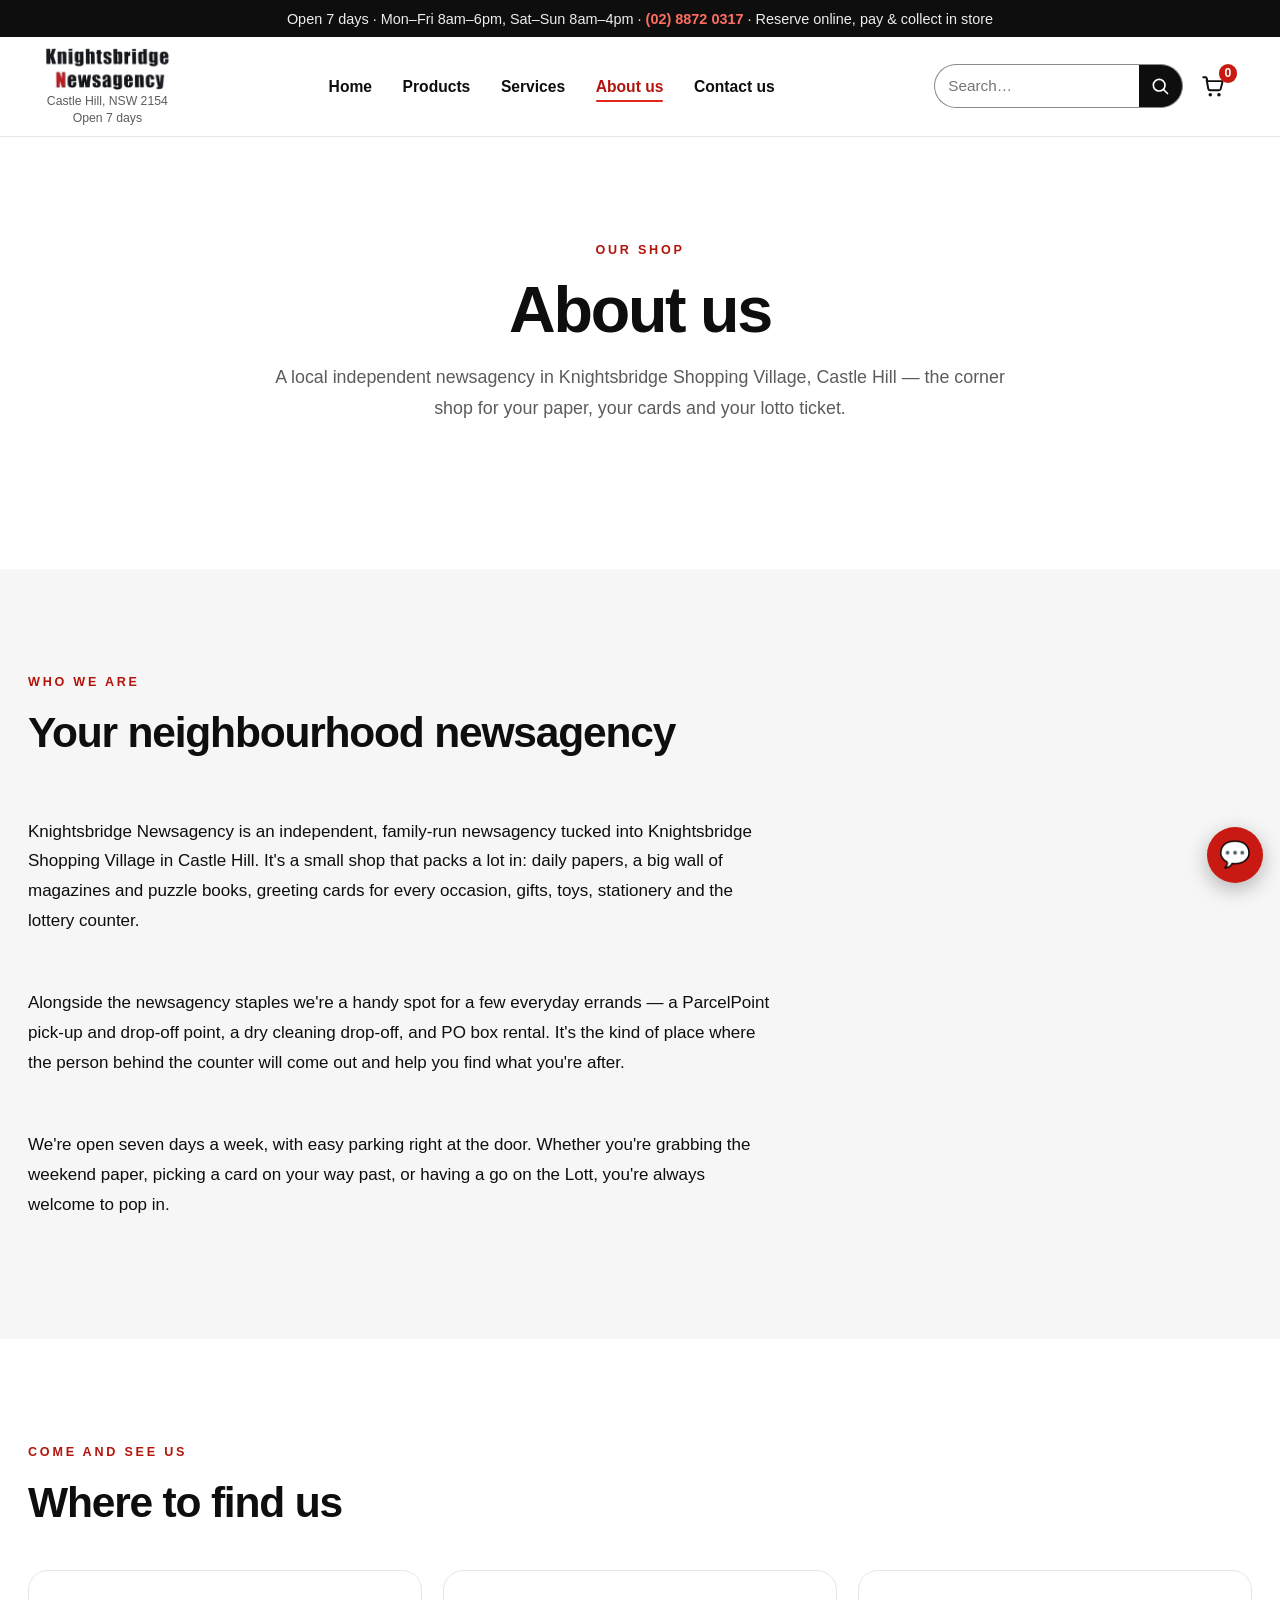
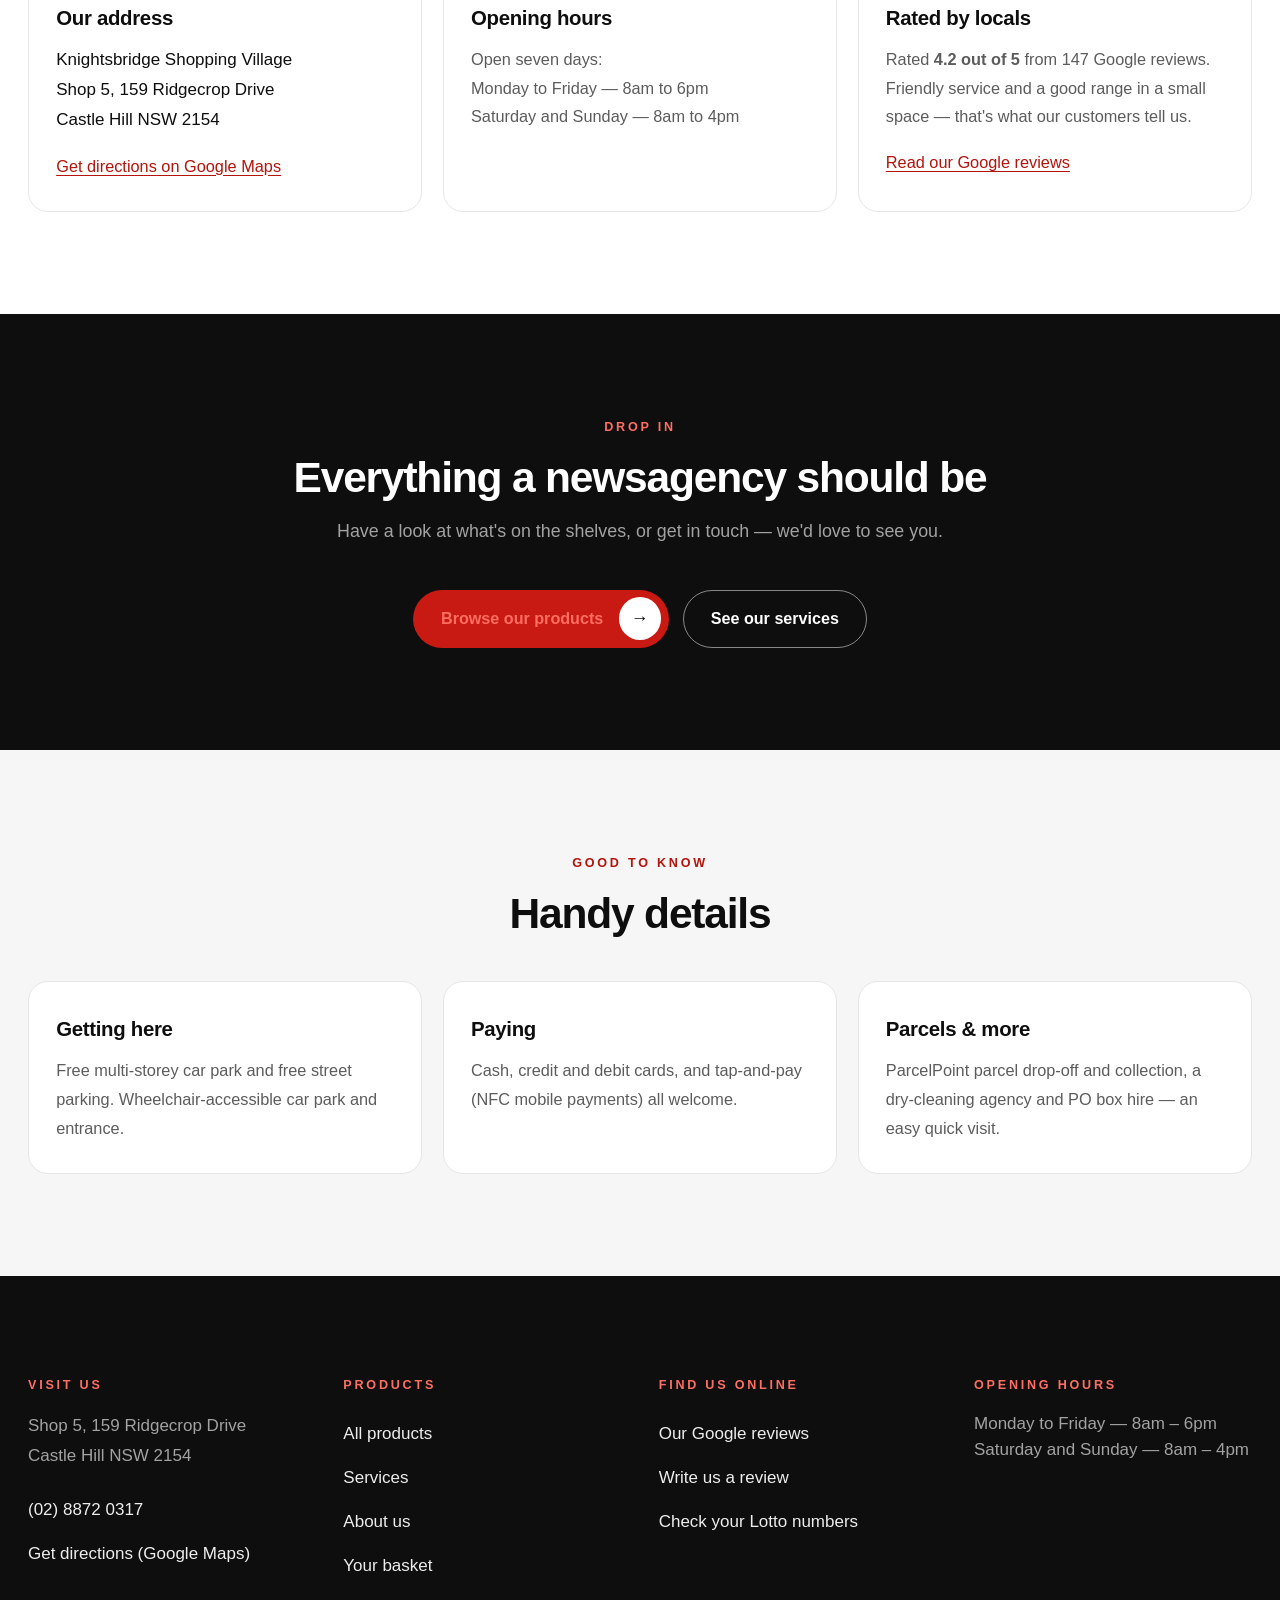
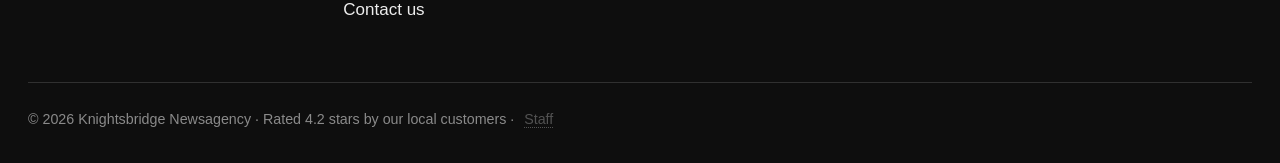
<file: web-design/about.html>
<!DOCTYPE html>
<html lang="en-AU">
<head>
<meta charset="UTF-8">
<meta name="viewport" content="width=device-width, initial-scale=1">
<!-- Security headers (also set at the edge via _headers; meta covers static hosts like GitHub Pages) -->
<meta http-equiv="Content-Security-Policy" content="default-src 'self'; base-uri 'self'; object-src 'none'; form-action 'self'; img-src 'self' data: https:; font-src 'self' https://fonts.gstatic.com; style-src 'self' 'unsafe-inline' https://fonts.googleapis.com; script-src 'self'; connect-src 'self' https://api.openverse.org; manifest-src 'self'; worker-src 'self'">
<meta name="referrer" content="strict-origin-when-cross-origin">
<title>About us — Knightsbridge Newsagency, Castle Hill</title>
<meta name="description" content="Knightsbridge Newsagency is a local independent newsagency in Knightsbridge Shopping Village, Castle Hill NSW. Open seven days, rated 4.2 from 147 Google reviews.">
<link rel="canonical" href="https://www.knightsbridgenews.com.au/about.html">
<meta name="theme-color" content="#ffffff">
<meta name="color-scheme" content="light">

<!-- Icons & PWA -->
<link rel="icon" type="image/jpeg" href="assets/icons/newsagency-mark.jpg">
<link rel="icon" type="image/jpeg" sizes="any" href="assets/icons/newsagency-mark.jpg">
<link rel="apple-touch-icon" href="assets/icons/newsagency-mark.jpg">
<link rel="manifest" href="site.webmanifest">
<meta name="application-name" content="Knightsbridge Newsagency">
<meta name="apple-mobile-web-app-title" content="Knightsbridge">

<!-- Open Graph / Twitter -->
<meta property="og:type" content="website">
<meta property="og:site_name" content="Knightsbridge Newsagency">
<meta property="og:locale" content="en_AU">
<meta property="og:title" content="About us — Knightsbridge Newsagency">
<meta property="og:description" content="A local independent newsagency in Knightsbridge Shopping Village, Castle Hill NSW. Open seven days, rated 4.2 from 147 Google reviews.">
<meta property="og:url" content="https://www.knightsbridgenews.com.au/about.html">
<meta property="og:image" content="https://www.knightsbridgenews.com.au/assets/social/og-image.png">
<meta property="og:image:width" content="1200">
<meta property="og:image:height" content="630">
<meta property="og:image:alt" content="Knightsbridge Newsagency — Castle Hill NSW.">
<meta name="twitter:card" content="summary_large_image">
<meta name="twitter:title" content="About us — Knightsbridge Newsagency">
<meta name="twitter:description" content="A local independent newsagency in Knightsbridge Shopping Village, Castle Hill NSW. Open seven days.">
<meta name="twitter:image" content="https://www.knightsbridgenews.com.au/assets/social/og-image.png">

<!-- Fonts (progressive enhancement; the CSS falls back to system fonts offline) -->
<link rel="preconnect" href="https://fonts.googleapis.com">
<link rel="preconnect" href="https://fonts.gstatic.com" crossorigin>
<link rel="preload" as="style" href="https://fonts.googleapis.com/css2?family=Atkinson+Hyperlegible:ital,wght@0,400;0,700;1,400&family=Plus+Jakarta+Sans:wght@400;500;600;700;800&display=swap">
<link href="https://fonts.googleapis.com/css2?family=Atkinson+Hyperlegible:ital,wght@0,400;0,700;1,400&family=Plus+Jakarta+Sans:wght@400;500;600;700;800&display=swap" rel="stylesheet">
<link rel="stylesheet" href="style.css">

<script type="application/ld+json">
{
  "@context": "https://schema.org",
  "@type": "AboutPage",
  "url": "https://www.knightsbridgenews.com.au/about.html",
  "name": "About Knightsbridge Newsagency",
  "mainEntity": {
    "@type": ["Store", "LocalBusiness"],
    "@id": "https://www.knightsbridgenews.com.au/#store",
    "name": "Knightsbridge Newsagency",
    "url": "https://www.knightsbridgenews.com.au/",
    "telephone": "+61 2 8872 0317",
    "priceRange": "$",
    "address": {
      "@type": "PostalAddress",
      "streetAddress": "Shop 5, 159 Ridgecrop Drive",
      "addressLocality": "Castle Hill",
      "addressRegion": "NSW",
      "postalCode": "2154",
      "addressCountry": "AU"
    },
    "openingHoursSpecification": [
      { "@type": "OpeningHoursSpecification", "dayOfWeek": ["Monday", "Tuesday", "Wednesday", "Thursday", "Friday"], "opens": "08:00", "closes": "18:00" },
      { "@type": "OpeningHoursSpecification", "dayOfWeek": ["Saturday", "Sunday"], "opens": "08:00", "closes": "16:00" }
    ],
    "aggregateRating": { "@type": "AggregateRating", "ratingValue": "4.2", "reviewCount": "147", "bestRating": "5", "worstRating": "1" }
  }
}
</script>
</head>
<body>
<noscript>
  <div class="noscript-shell">
    <h2>About Knightsbridge Newsagency</h2>
    <p>A local independent newsagency in Knightsbridge Shopping Village, Castle Hill NSW 2154. Open seven days.</p>
    <p>Shop 5, 159 Ridgecrop Drive, Castle Hill NSW 2154 · <a href="tel:+61288720317">(02) 8872 0317</a></p>
    <p><a href="index.html">Home</a> · <a href="contact.html">Contact us</a></p>
  </div>
</noscript>

<header class="masthead" id="site-header"></header>
<main class="main-flush" id="main">

  <section class="band" aria-labelledby="about-h">
    <div class="band-inner">
      <div class="section-head is-centred">
        <span class="eyebrow">Our shop</span>
        <h1 id="about-h">About us</h1>
        <p>A local independent newsagency in Knightsbridge Shopping Village, Castle Hill — the corner shop for your paper, your cards and your lotto ticket.</p>
      </div>
    </div>
  </section>

  <section class="band band-soft" aria-labelledby="story-h">
    <div class="band-inner">
      <div class="section-head">
        <span class="eyebrow">Who we are</span>
        <h2 id="story-h">Your neighbourhood newsagency</h2>
      </div>
      <div style="max-width:44rem; display:grid; gap:1.1rem">
        <p>Knightsbridge Newsagency is an independent, family-run newsagency tucked into Knightsbridge Shopping Village in Castle Hill. It's a small shop that packs a lot in: daily papers, a big wall of magazines and puzzle books, greeting cards for every occasion, gifts, toys, stationery and the lottery counter.</p>
        <p>Alongside the newsagency staples we're a handy spot for a few everyday errands — a ParcelPoint pick-up and drop-off point, a dry cleaning drop-off, and PO box rental. It's the kind of place where the person behind the counter will come out and help you find what you're after.</p>
        <p>We're open seven days a week, with easy parking right at the door. Whether you're grabbing the weekend paper, picking a card on your way past, or having a go on the Lott, you're always welcome to pop in.</p>
      </div>
    </div>
  </section>

  <section class="band" aria-labelledby="find-h">
    <div class="band-inner">
      <div class="section-head">
        <span class="eyebrow">Come and see us</span>
        <h2 id="find-h">Where to find us</h2>
      </div>
      <ul class="feature-grid">
        <li class="feature-card">
          <h3>Our address</h3>
          <address>
            Knightsbridge Shopping Village<br>
            Shop 5, 159 Ridgecrop Drive<br>
            Castle Hill NSW 2154
          </address>
          <p style="margin-top:1rem"><a href="https://www.google.com/maps/search/?api=1&amp;query=Knightsbridge%20Newsagency%2C%20Shop%205%2C%20159%20Ridgecrop%20Drive%2C%20Castle%20Hill%20NSW%202154" target="_blank" rel="noopener">Get directions on Google Maps</a></p>
        </li>
        <li class="feature-card">
          <h3>Opening hours</h3>
          <p>Open seven days:</p>
          <p>Monday to Friday — 8am to 6pm<br>
          Saturday and Sunday — 8am to 4pm</p>
        </li>
        <li class="feature-card">
          <h3>Rated by locals</h3>
          <p>Rated <strong>4.2 out of 5</strong> from 147 Google reviews. Friendly service and a good range in a small space — that's what our customers tell us.</p>
          <p style="margin-top:1rem"><a href="https://www.google.com/maps/search/?api=1&amp;query=Knightsbridge%20Newsagency%2C%20Shop%205%2C%20159%20Ridgecrop%20Drive%2C%20Castle%20Hill%20NSW%202154" target="_blank" rel="noopener">Read our Google reviews</a></p>
        </li>
      </ul>
    </div>
  </section>

  <section class="band band-dark" aria-labelledby="visit-cta-h">
    <div class="band-inner">
      <div class="section-head is-centred">
        <span class="eyebrow">Drop in</span>
        <h2 id="visit-cta-h">Everything a newsagency should be</h2>
        <p>Have a look at what's on the shelves, or get in touch — we'd love to see you.</p>
      </div>
      <div class="hero-actions" style="justify-content:center">
        <a class="btn btn-primary btn-arrow" href="products.html">Browse our products</a>
        <a class="btn btn-secondary" href="services.html">See our services</a>
      </div>
    </div>
  </section>

  <section class="band band-soft" data-reveal aria-labelledby="gtk-h">
    <div class="band-inner">
      <div class="section-head is-centred">
        <span class="eyebrow">Good to know</span>
        <h2 id="gtk-h">Handy details</h2>
      </div>
      <ul class="feature-grid">
        <li class="feature-card"><h3>Getting here</h3><p>Free multi-storey car park and free street parking. Wheelchair-accessible car park and entrance.</p></li>
        <li class="feature-card"><h3>Paying</h3><p>Cash, credit and debit cards, and tap-and-pay (NFC mobile payments) all welcome.</p></li>
        <li class="feature-card"><h3>Parcels &amp; more</h3><p>ParcelPoint parcel drop-off and collection, a dry-cleaning agency and PO box hire — an easy quick visit.</p></li>
      </ul>
    </div>
  </section>
</main>
<footer class="site-footer" id="site-footer"></footer>

<script src="js/art.js" defer></script>
<script src="js/carousel.js" defer></script>
<script src="js/app.js" defer></script>
<script src="js/photo-picker.js" defer></script>
<script src="js/images.js" defer></script>
<script src="js/reviews.js" defer></script>
<script src="js/chatbot.js" defer></script>
<script src="js/search.js" defer></script>
<script src="js/page-about.js" defer></script>
</body>
</html>
</file>
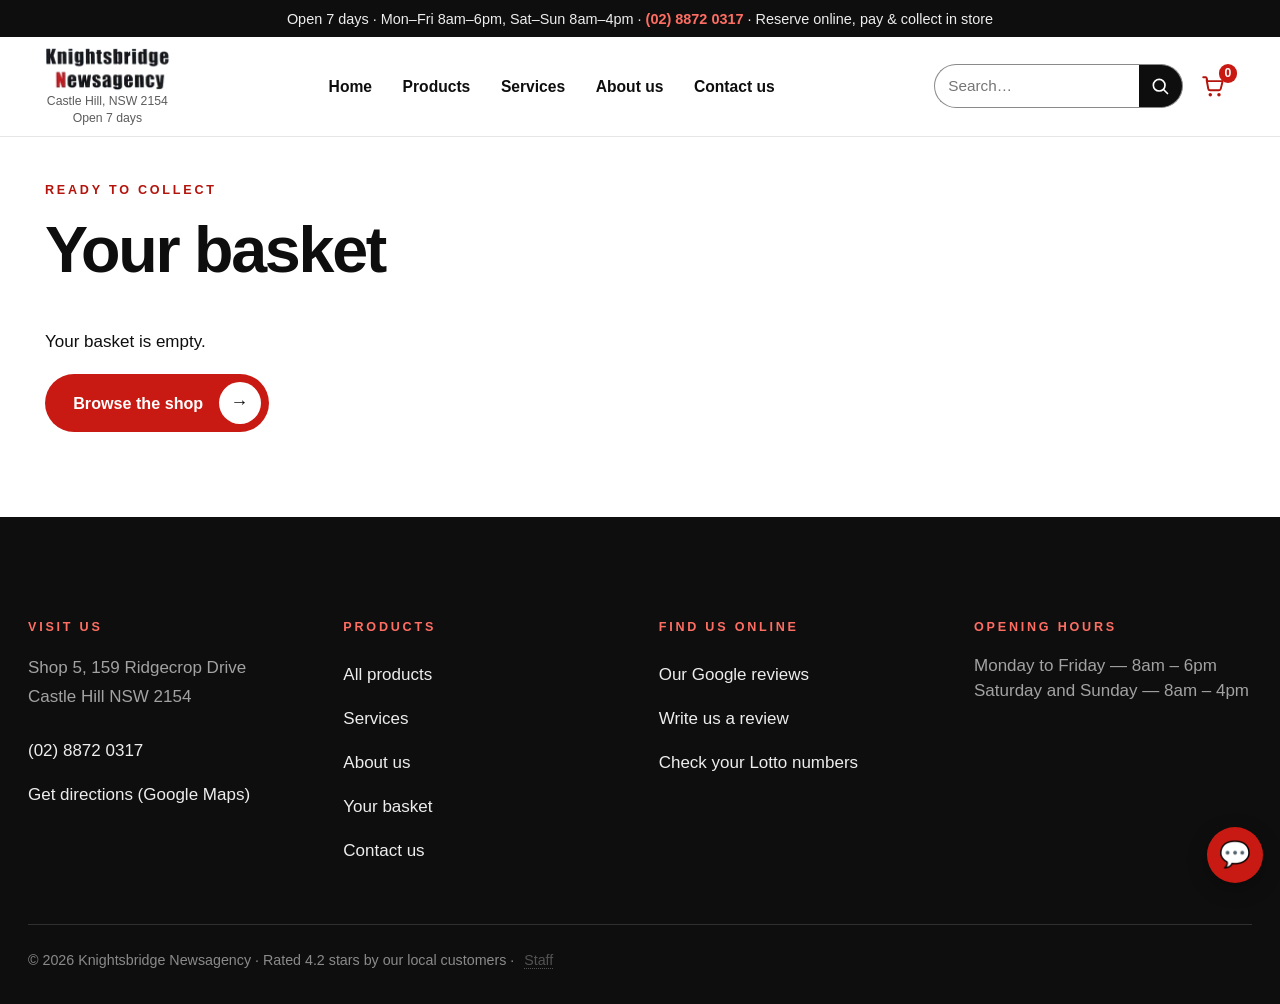
<file: web-design/cart.html>
<!DOCTYPE html>
<html lang="en-AU">
<head>
<meta charset="UTF-8">
<meta name="viewport" content="width=device-width, initial-scale=1">
<!-- Security headers (also set at the edge via _headers; meta covers static hosts like GitHub Pages) -->
<meta http-equiv="Content-Security-Policy" content="default-src 'self'; base-uri 'self'; object-src 'none'; form-action 'self'; img-src 'self' data: https:; font-src 'self' https://fonts.gstatic.com; style-src 'self' 'unsafe-inline' https://fonts.googleapis.com; script-src 'self'; connect-src 'self' https://api.openverse.org; manifest-src 'self'; worker-src 'self'">
<meta name="referrer" content="strict-origin-when-cross-origin">
<title>Your basket — Knightsbridge Newsagency</title>
<meta name="description" content="Review the items in your basket and check out — reserve online and collect in store at Knightsbridge Newsagency, Castle Hill NSW.">
<meta name="robots" content="noindex, follow">
<link rel="canonical" href="https://www.knightsbridgenews.com.au/cart.html">
<meta name="theme-color" content="#ffffff">
<meta name="color-scheme" content="light">

<!-- Icons & PWA -->
<link rel="icon" type="image/jpeg" href="assets/icons/newsagency-mark.jpg">
<link rel="icon" type="image/jpeg" sizes="any" href="assets/icons/newsagency-mark.jpg">
<link rel="apple-touch-icon" href="assets/icons/newsagency-mark.jpg">
<link rel="manifest" href="site.webmanifest">
<meta name="application-name" content="Knightsbridge Newsagency">
<meta name="apple-mobile-web-app-title" content="Knightsbridge">

<!-- Fonts (progressive enhancement; the CSS falls back to system fonts offline) -->
<link rel="preconnect" href="https://fonts.googleapis.com">
<link rel="preconnect" href="https://fonts.gstatic.com" crossorigin>
<link rel="preload" as="style" href="https://fonts.googleapis.com/css2?family=Atkinson+Hyperlegible:ital,wght@0,400;0,700;1,400&family=Plus+Jakarta+Sans:wght@400;500;600;700;800&display=swap">
<link href="https://fonts.googleapis.com/css2?family=Atkinson+Hyperlegible:ital,wght@0,400;0,700;1,400&family=Plus+Jakarta+Sans:wght@400;500;600;700;800&display=swap" rel="stylesheet">
<link rel="stylesheet" href="style.css">
</head>
<body>
<noscript>
  <div class="noscript-shell">
    <h2>Your basket</h2>
    <p>The basket needs JavaScript. Browse the <a href="products.html">products</a> or <a href="contact.html">contact us</a> — Shop 5, 159 Ridgecrop Drive, Castle Hill NSW 2154 · <a href="tel:+61288720317">(02) 8872 0317</a>.</p>
  </div>
</noscript>

<header class="masthead" id="site-header"></header>
<main id="main">
  <div class="section-head">
    <span class="eyebrow">Ready to collect</span>
    <h1>Your basket</h1>
  </div>
  <div id="cart-body"></div>
</main>
<footer class="site-footer" id="site-footer"></footer>

<script src="js/art.js" defer></script>
<script src="js/carousel.js" defer></script>
<script src="js/app.js" defer></script>
<script src="js/photo-picker.js" defer></script>
<script src="js/images.js" defer></script>
<script src="js/reviews.js" defer></script>
<script src="js/chatbot.js" defer></script>
<script src="js/search.js" defer></script>
<script src="js/page-cart.js" defer></script>
</body>
</html>
</file>
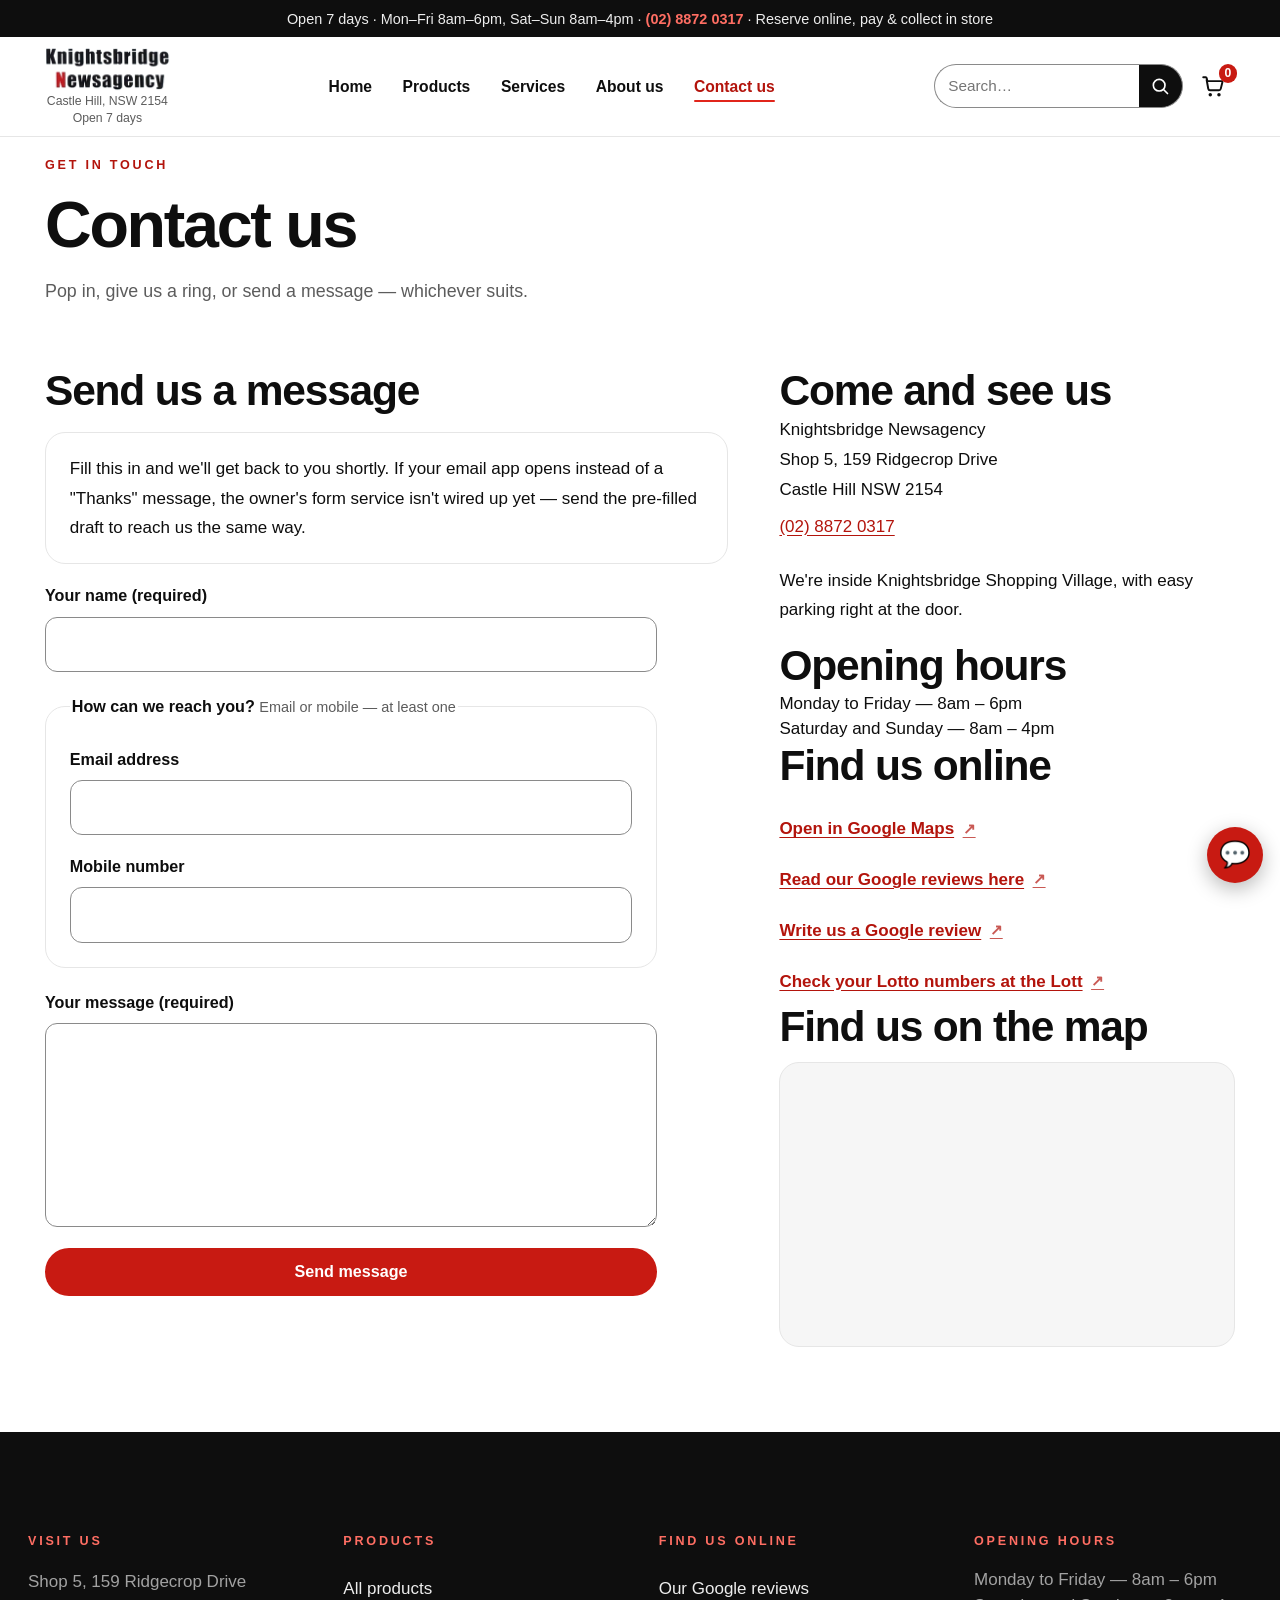
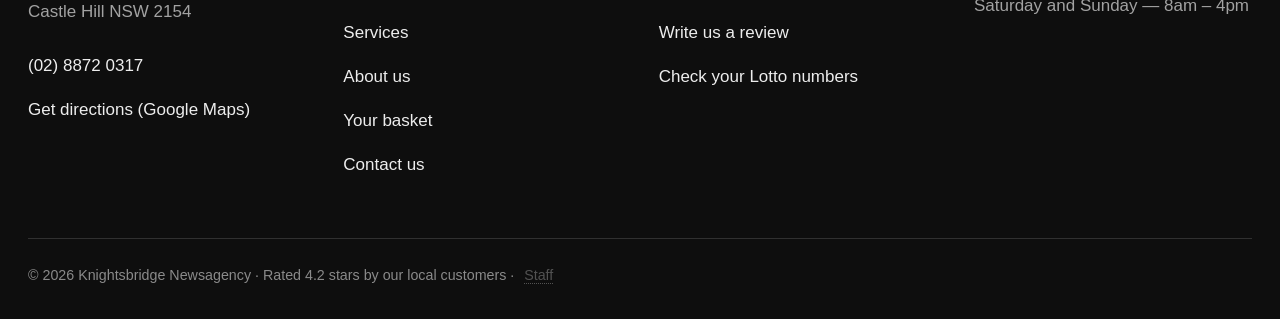
<file: web-design/contact.html>
<!DOCTYPE html>
<html lang="en-AU">
<head>
<meta charset="UTF-8">
<meta name="viewport" content="width=device-width, initial-scale=1">
<!-- Security headers (also set at the edge via _headers; meta covers static hosts like GitHub Pages) -->
<!-- frame-src for the Google Maps embed is added HERE only (this page); other pages keep the stricter policy. -->
<meta http-equiv="Content-Security-Policy" content="default-src 'self'; base-uri 'self'; object-src 'none'; form-action 'self'; img-src 'self' data: https:; font-src 'self' https://fonts.gstatic.com; style-src 'self' 'unsafe-inline' https://fonts.googleapis.com; script-src 'self'; connect-src 'self' https://api.openverse.org https://formspree.io https://api.web3forms.com; frame-src https://www.google.com; child-src https://www.google.com; manifest-src 'self'; worker-src 'self'">
<meta name="referrer" content="strict-origin-when-cross-origin">
<title>Contact &amp; opening hours — Knightsbridge Newsagency, Castle Hill</title>
<meta name="description" content="Find Knightsbridge Newsagency at Shop 5, 159 Ridgecrop Drive, Castle Hill NSW 2154. Phone (02) 8872 0317. Open weekdays 8am–6pm, weekends 8am–4pm.">
<link rel="canonical" href="https://www.knightsbridgenews.com.au/contact.html">
<meta name="theme-color" content="#ffffff">
<meta name="color-scheme" content="light">

<!-- Icons & PWA -->
<link rel="icon" type="image/jpeg" href="assets/icons/newsagency-mark.jpg">
<link rel="icon" type="image/jpeg" sizes="any" href="assets/icons/newsagency-mark.jpg">
<link rel="apple-touch-icon" href="assets/icons/newsagency-mark.jpg">
<link rel="manifest" href="site.webmanifest">
<meta name="application-name" content="Knightsbridge Newsagency">
<meta name="apple-mobile-web-app-title" content="Knightsbridge">

<!-- Open Graph / Twitter -->
<meta property="og:type" content="website">
<meta property="og:site_name" content="Knightsbridge Newsagency">
<meta property="og:locale" content="en_AU">
<meta property="og:title" content="Contact &amp; opening hours — Knightsbridge Newsagency">
<meta property="og:description" content="Shop 5, 159 Ridgecrop Drive, Castle Hill NSW 2154. Phone (02) 8872 0317. Open 7 days.">
<meta property="og:url" content="https://www.knightsbridgenews.com.au/contact.html">
<meta property="og:image" content="https://www.knightsbridgenews.com.au/assets/social/og-image.png">
<meta property="og:image:width" content="1200">
<meta property="og:image:height" content="630">
<meta property="og:image:alt" content="Knightsbridge Newsagency — Castle Hill NSW.">
<meta name="twitter:card" content="summary_large_image">
<meta name="twitter:title" content="Contact — Knightsbridge Newsagency">
<meta name="twitter:description" content="Shop 5, 159 Ridgecrop Drive, Castle Hill NSW 2154. Phone (02) 8872 0317. Open 7 days.">
<meta name="twitter:image" content="https://www.knightsbridgenews.com.au/assets/social/og-image.png">

<!-- Fonts (progressive enhancement; the CSS falls back to system fonts offline) -->
<link rel="preconnect" href="https://fonts.googleapis.com">
<link rel="preconnect" href="https://fonts.gstatic.com" crossorigin>
<link rel="preload" as="style" href="https://fonts.googleapis.com/css2?family=Atkinson+Hyperlegible:ital,wght@0,400;0,700;1,400&family=Plus+Jakarta+Sans:wght@400;500;600;700;800&display=swap">
<link href="https://fonts.googleapis.com/css2?family=Atkinson+Hyperlegible:ital,wght@0,400;0,700;1,400&family=Plus+Jakarta+Sans:wght@400;500;600;700;800&display=swap" rel="stylesheet">
<link rel="stylesheet" href="style.css">

<script type="application/ld+json">
{
  "@context": "https://schema.org",
  "@type": ["Store", "LocalBusiness"],
  "additionalType": "https://en.wikipedia.org/wiki/Newsagent's_shop",
  "@id": "https://www.knightsbridgenews.com.au/#store",
  "name": "Knightsbridge Newsagency",
  "url": "https://www.knightsbridgenews.com.au/",
  "telephone": "+61 2 8872 0317",
  "image": "https://www.knightsbridgenews.com.au/assets/social/og-image.png",
  "priceRange": "$",
  "address": {
    "@type": "PostalAddress",
    "streetAddress": "Shop 5, 159 Ridgecrop Drive",
    "addressLocality": "Castle Hill",
    "addressRegion": "NSW",
    "postalCode": "2154",
    "addressCountry": "AU"
  },
  "geo": { "@type": "GeoCoordinates", "latitude": -33.7360, "longitude": 150.9764 },
  "hasMap": "https://www.google.com/maps/search/?api=1&query=Knightsbridge%20Newsagency%2C%20Shop%205%2C%20159%20Ridgecrop%20Drive%2C%20Castle%20Hill%20NSW%202154",
  "openingHoursSpecification": [
    { "@type": "OpeningHoursSpecification", "dayOfWeek": ["Monday", "Tuesday", "Wednesday", "Thursday", "Friday"], "opens": "08:00", "closes": "18:00" },
    { "@type": "OpeningHoursSpecification", "dayOfWeek": ["Saturday", "Sunday"], "opens": "08:00", "closes": "16:00" }
  ],
  "aggregateRating": { "@type": "AggregateRating", "ratingValue": "4.2", "reviewCount": "147", "bestRating": "5", "worstRating": "1" }
}
</script>
</head>
<body>
<noscript>
  <div class="noscript-shell">
    <h2>Knightsbridge Newsagency</h2>
    <p>Shop 5, 159 Ridgecrop Drive, Castle Hill NSW 2154 · <a href="tel:+61288720317">(02) 8872 0317</a></p>
    <p>Open Monday to Friday 8am–6pm, Saturday and Sunday 8am–4pm.</p>
    <p>The contact form needs JavaScript — please call, or email <a href="mailto:owner@knightsbridgenews.com.au">owner@knightsbridgenews.com.au</a>.</p>
  </div>
</noscript>

<header class="masthead" id="site-header"></header>
<main id="main" class="contact-page">
  <div class="section-head">
    <span class="eyebrow">Get in touch</span>
    <h1>Contact us</h1>
    <p>Pop in, give us a ring, or send a message — whichever suits.</p>
  </div>
  <div class="contact-grid">
    <section aria-labelledby="form-h">
      <h2 id="form-h">Send us a message</h2>
      <p class="notice">Fill this in and we'll get back to you shortly. If your email app opens instead of a "Thanks" message, the owner's form service isn't wired up yet — send the pre-filled draft to reach us the same way.</p>
      <form class="stacked-form" id="contact-form" novalidate>
        <div class="field">
          <label for="c-name">Your name (required)</label>
          <input id="c-name" name="name" autocomplete="name" required aria-required="true" aria-describedby="err-name">
          <span class="field-error" id="err-name" role="alert" hidden></span>
        </div>
        <fieldset class="field contact-reach">
          <legend>How can we reach you? <span class="hint-inline">Email or mobile — at least one</span></legend>
          <div class="field">
            <label for="c-email">Email address</label>
            <input id="c-email" name="email" type="email" autocomplete="email" aria-describedby="err-reach">
          </div>
          <div class="field">
            <label for="c-phone">Mobile number</label>
            <input id="c-phone" name="phone" type="tel" autocomplete="tel" aria-describedby="err-reach">
          </div>
          <span class="field-error" id="err-reach" role="alert" hidden></span>
        </fieldset>
        <div class="field">
          <label for="c-message">Your message (required)</label>
          <textarea id="c-message" name="message" rows="6" required aria-required="true" aria-describedby="err-message"></textarea>
          <span class="field-error" id="err-message" role="alert" hidden></span>
        </div>
        <button class="btn btn-primary" type="submit">Send message</button>
      </form>
    </section>
    <section aria-labelledby="visit-h">
      <h2 id="visit-h">Come and see us</h2>
      <address id="visit-address"></address>
      <p>We're inside Knightsbridge Shopping Village, with easy parking right at the door.</p>

      <h2 id="hours-h">Opening hours</h2>
      <ul class="footer-links" id="hours-list"></ul>

      <h2 id="online-h">Find us online</h2>
      <ul class="link-out-list" id="online-links"></ul>

      <h2 id="map-h">Find us on the map</h2>
      <div class="map-embed">
        <iframe
          title="Map to Knightsbridge Newsagency, Shop 5, 159 Ridgecrop Drive, Castle Hill NSW 2154"
          src="https://www.google.com/maps?q=Knightsbridge%20Newsagency%2C%20Shop%205%2C%20159%20Ridgecrop%20Drive%2C%20Castle%20Hill%20NSW%202154&output=embed"
          width="600" height="340" loading="lazy" referrerpolicy="no-referrer-when-downgrade"
          style="border:0"></iframe>
      </div>
    </section>
  </div>
</main>
<footer class="site-footer" id="site-footer"></footer>

<script src="js/art.js" defer></script>
<script src="js/carousel.js" defer></script>
<script src="js/app.js" defer></script>
<script src="js/photo-picker.js" defer></script>
<script src="js/images.js" defer></script>
<script src="js/reviews.js" defer></script>
<script src="js/chatbot.js" defer></script>
<script src="js/search.js" defer></script>
<script src="js/page-contact.js" defer></script>
</body>
</html>
</file>
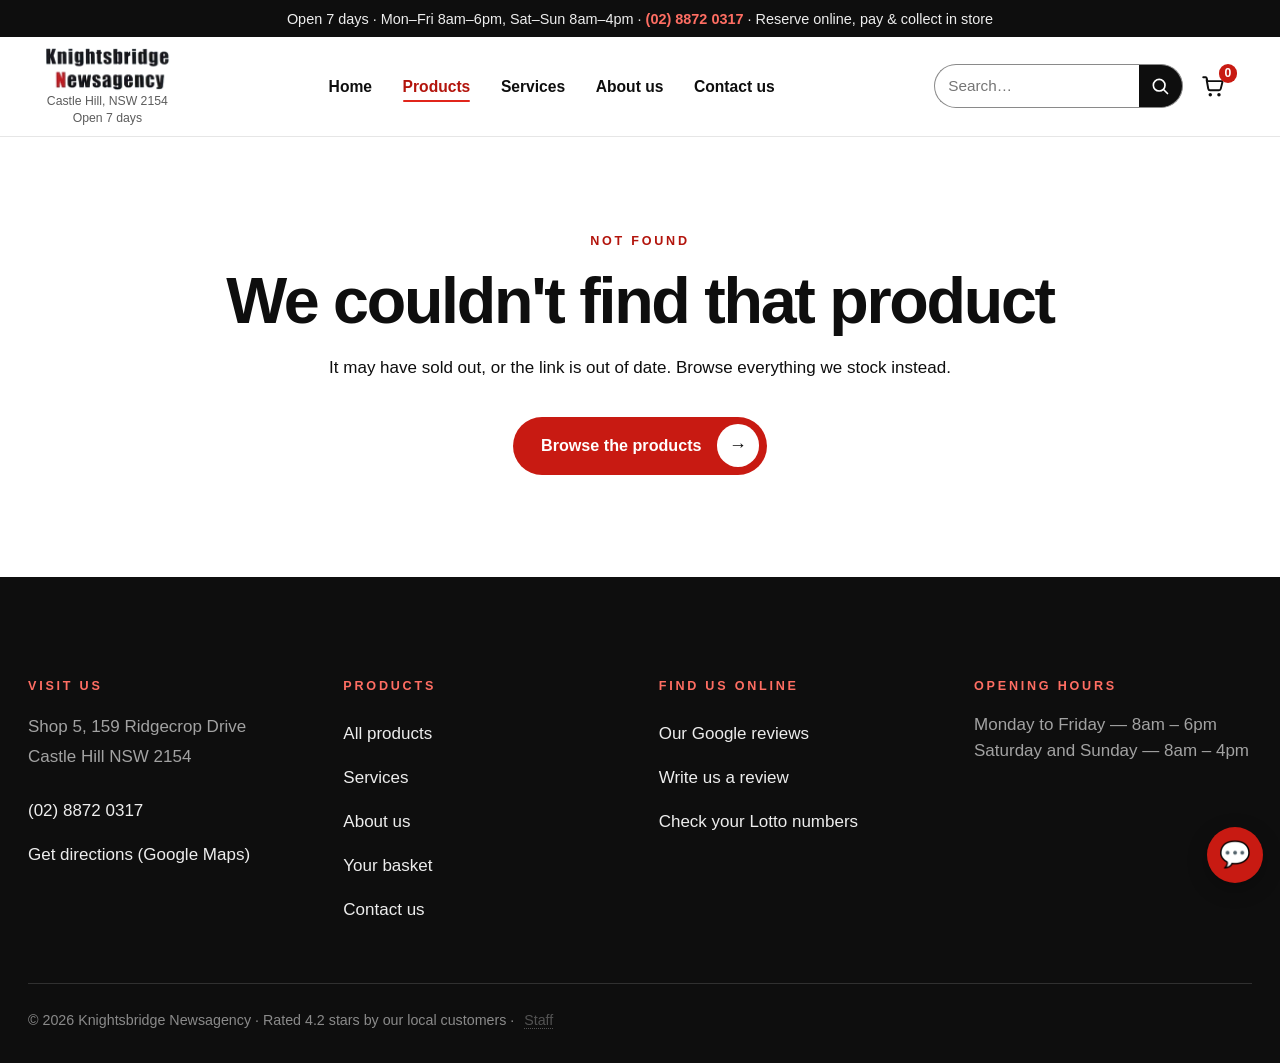
<file: web-design/product.html>
<!DOCTYPE html>
<html lang="en-AU">
<head>
<meta charset="UTF-8">
<meta name="viewport" content="width=device-width, initial-scale=1">
<!-- Security headers (also set at the edge via _headers; meta covers static hosts like GitHub Pages) -->
<meta http-equiv="Content-Security-Policy" content="default-src 'self'; base-uri 'self'; object-src 'none'; form-action 'self'; img-src 'self' data: https:; font-src 'self' https://fonts.gstatic.com; style-src 'self' 'unsafe-inline' https://fonts.googleapis.com; script-src 'self'; connect-src 'self' https://api.openverse.org; manifest-src 'self'; worker-src 'self'">
<meta name="referrer" content="strict-origin-when-cross-origin">
<!-- Title and description are refined per-product by js/page-product.js once the item is known. -->
<title>Product — Knightsbridge Newsagency, Castle Hill</title>
<meta name="description" content="View a single product at Knightsbridge Newsagency, Castle Hill NSW. Reserve online and collect at the counter.">
<link rel="canonical" href="https://www.knightsbridgenews.com.au/product.html">
<meta name="theme-color" content="#ffffff">
<meta name="color-scheme" content="light">

<!-- Icons & PWA -->
<link rel="icon" type="image/jpeg" href="assets/icons/newsagency-mark.jpg">
<link rel="icon" type="image/jpeg" sizes="any" href="assets/icons/newsagency-mark.jpg">
<link rel="apple-touch-icon" href="assets/icons/newsagency-mark.jpg">
<link rel="manifest" href="site.webmanifest">
<meta name="application-name" content="Knightsbridge Newsagency">
<meta name="apple-mobile-web-app-title" content="Knightsbridge">

<!-- Open Graph / Twitter (per-product values filled by js/page-product.js) -->
<meta property="og:type" content="product">
<meta property="og:site_name" content="Knightsbridge Newsagency">
<meta property="og:locale" content="en_AU">
<meta property="og:title" content="Product — Knightsbridge Newsagency">
<meta property="og:description" content="Reserve online, collect in store.">
<meta property="og:url" content="https://www.knightsbridgenews.com.au/product.html">
<meta property="og:image" content="https://www.knightsbridgenews.com.au/assets/social/og-image.png">
<meta property="og:image:width" content="1200">
<meta property="og:image:height" content="630">
<meta property="og:image:alt" content="Knightsbridge Newsagency — Castle Hill NSW.">
<meta name="twitter:card" content="summary_large_image">
<meta name="twitter:title" content="Product — Knightsbridge Newsagency">
<meta name="twitter:description" content="Reserve online, collect in store.">
<meta name="twitter:image" content="https://www.knightsbridgenews.com.au/assets/social/og-image.png">

<!-- Fonts (progressive enhancement; the CSS falls back to system fonts offline) -->
<link rel="preconnect" href="https://fonts.googleapis.com">
<link rel="preconnect" href="https://fonts.gstatic.com" crossorigin>
<link rel="preload" as="style" href="https://fonts.googleapis.com/css2?family=Atkinson+Hyperlegible:ital,wght@0,400;0,700;1,400&family=Plus+Jakarta+Sans:wght@400;500;600;700;800&display=swap">
<link href="https://fonts.googleapis.com/css2?family=Atkinson+Hyperlegible:ital,wght@0,400;0,700;1,400&family=Plus+Jakarta+Sans:wght@400;500;600;700;800&display=swap" rel="stylesheet">
<link rel="stylesheet" href="style.css">
</head>
<body>
<noscript>
  <div class="noscript-shell">
    <h2>Knightsbridge Newsagency — Product</h2>
    <p>This product view needs JavaScript to load. You can still reach us at Shop 5, 159 Ridgecrop Drive, Castle Hill NSW 2154 · <a href="tel:+61288720317">(02) 8872 0317</a>.</p>
    <p><a href="products.html">Browse all products</a> · <a href="contact.html">Contact us</a></p>
  </div>
</noscript>

<header class="masthead" id="site-header"></header>
<main id="main">
  <p class="detail-back" id="detail-back"><a href="products.html">‹ Back to Products</a></p>
  <p id="added-msg" class="notice notice-success" role="status" aria-live="polite" hidden></p>
  <div id="product-detail"></div>
</main>
<footer class="site-footer" id="site-footer"></footer>

<script src="js/art.js" defer></script>
<script src="js/carousel.js" defer></script>
<script src="js/app.js" defer></script>
<script src="js/photo-picker.js" defer></script>
<script src="js/images.js" defer></script>
<script src="js/reviews.js" defer></script>
<script src="js/chatbot.js" defer></script>
<script src="js/search.js" defer></script>
<script src="js/page-product.js" defer></script>
</body>
</html>
</file>
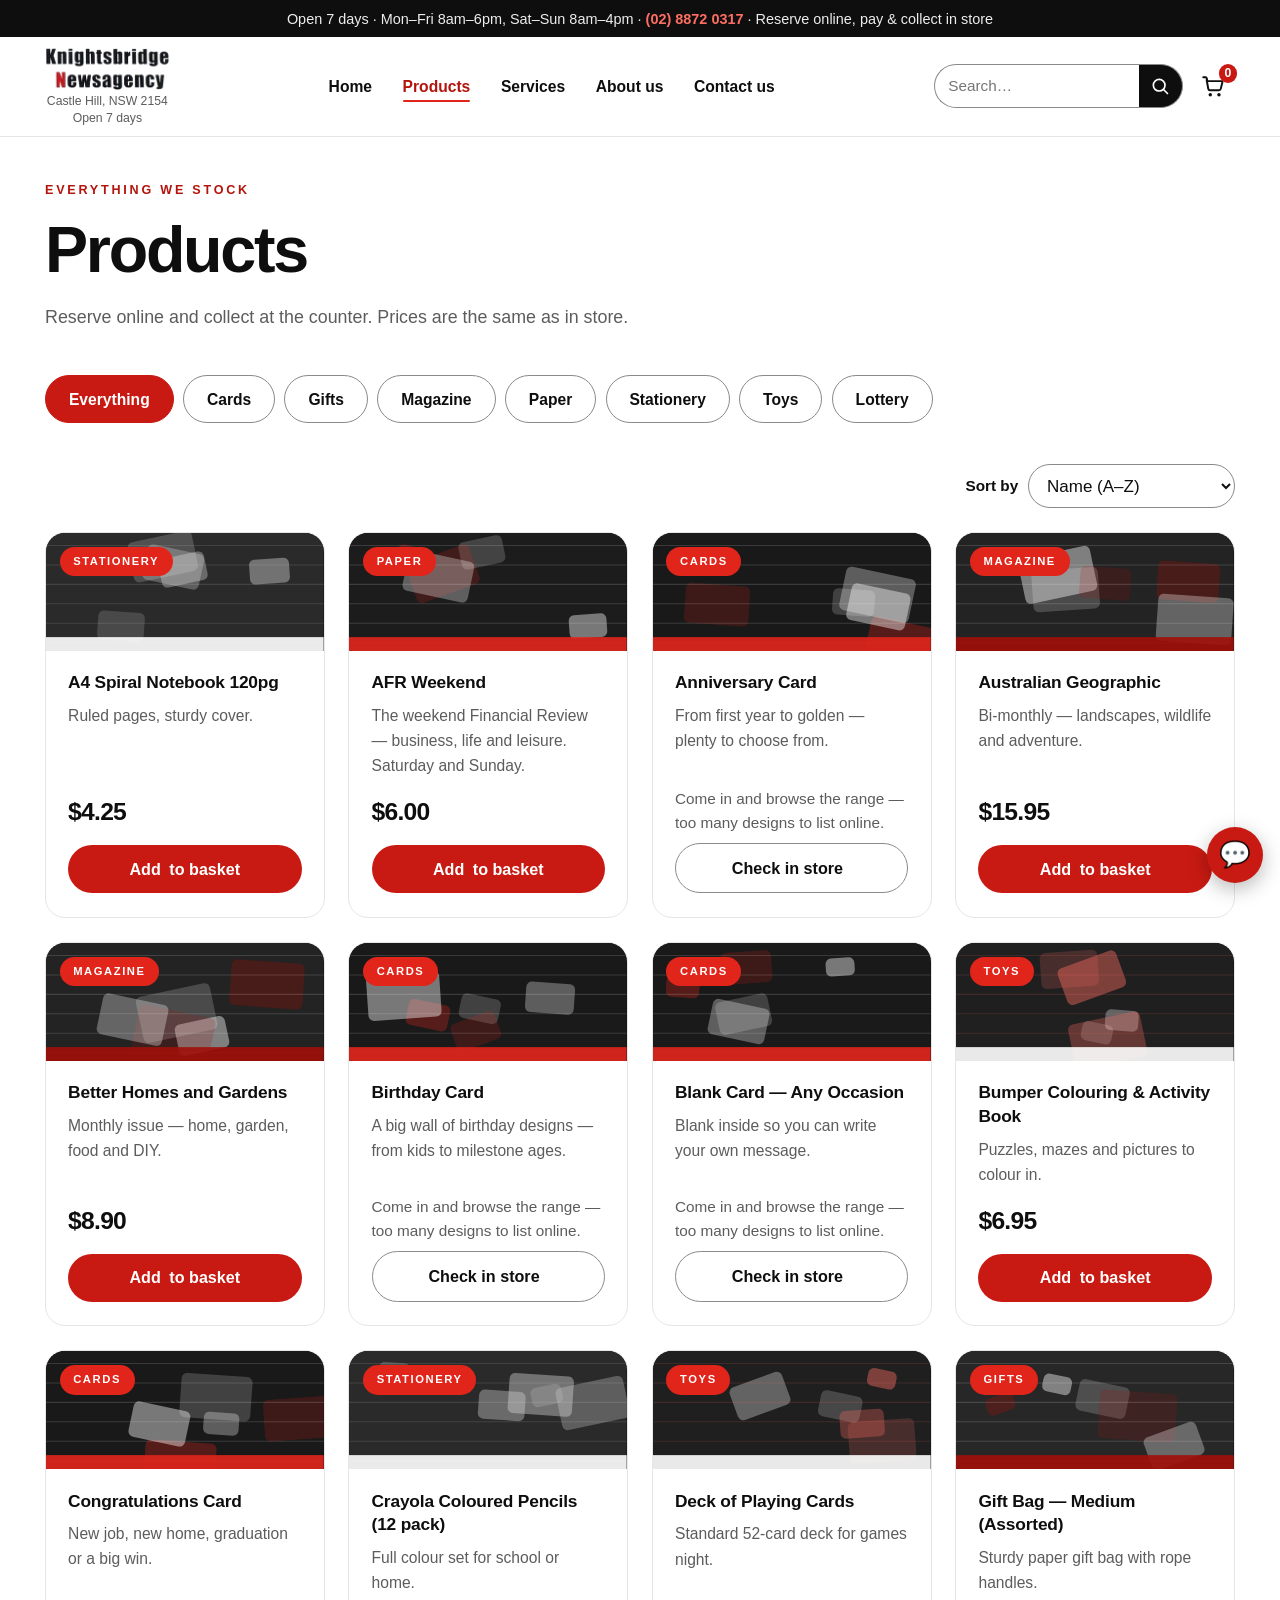
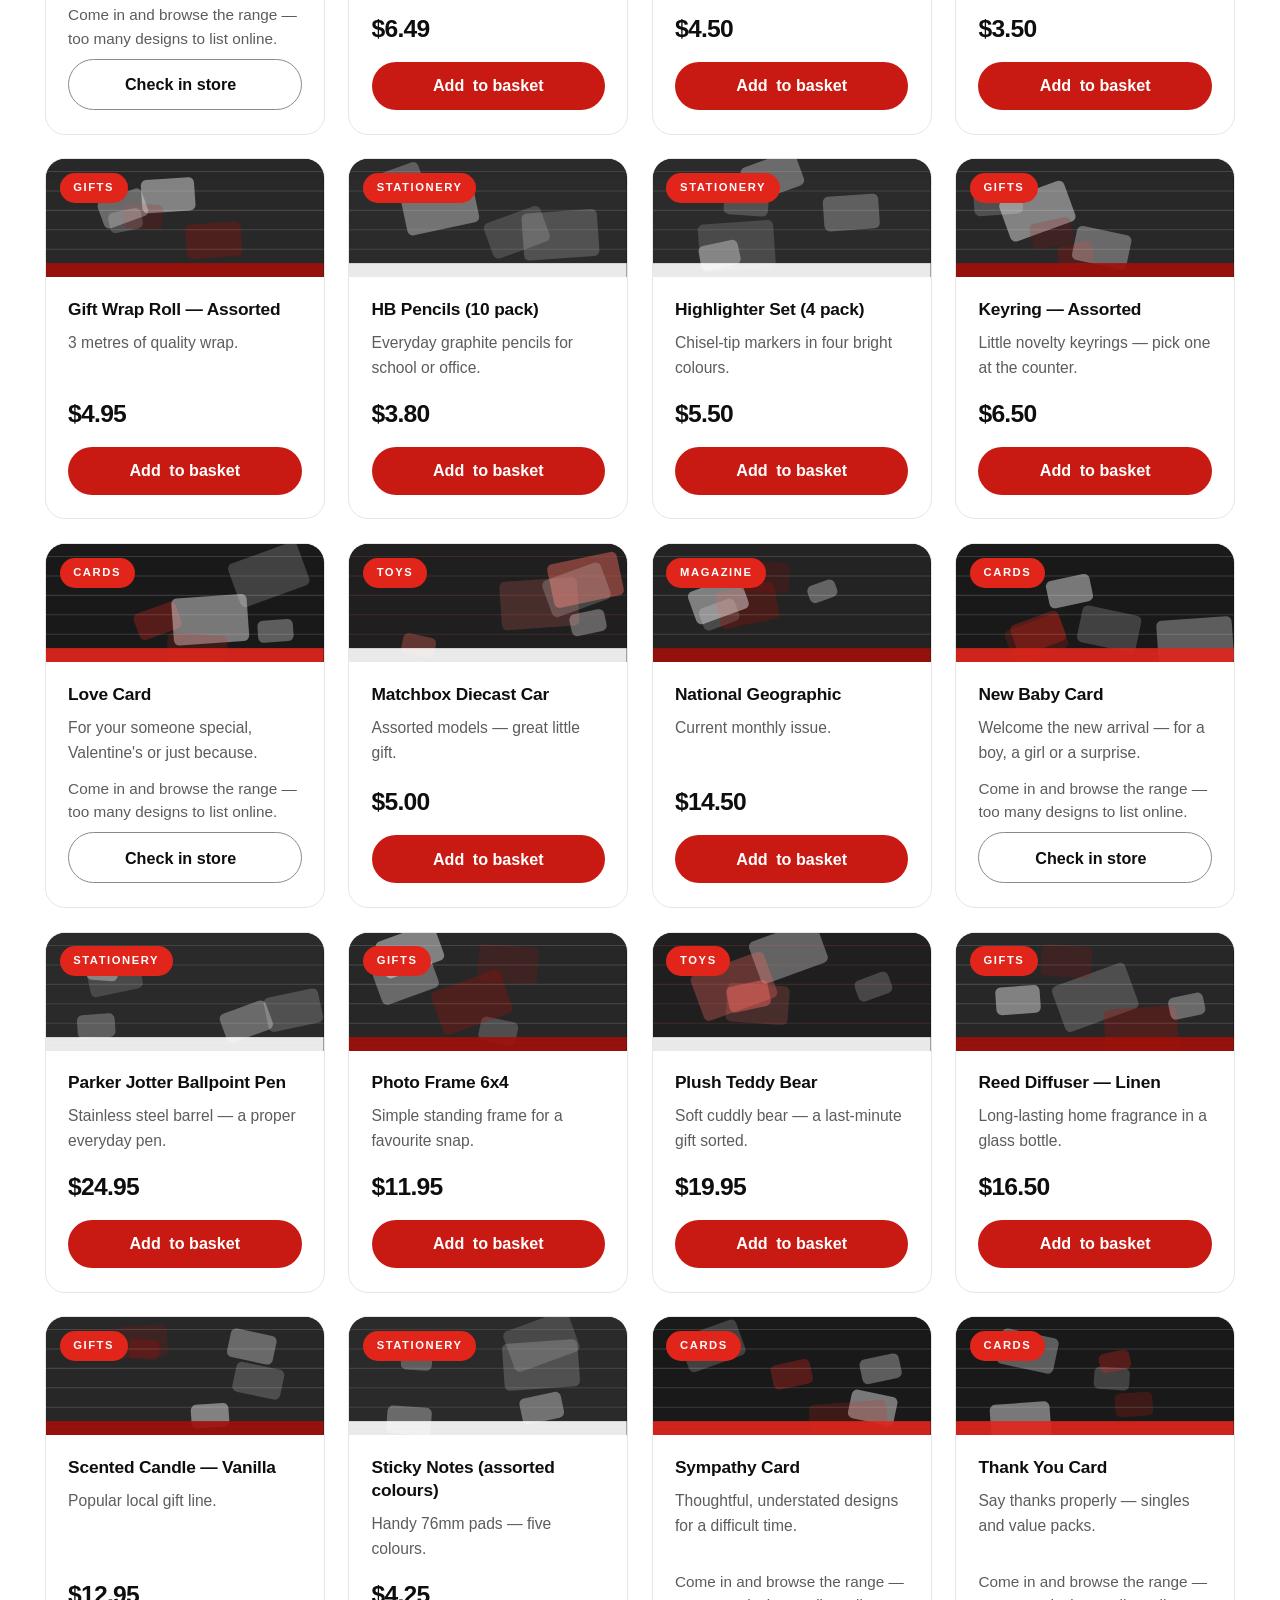
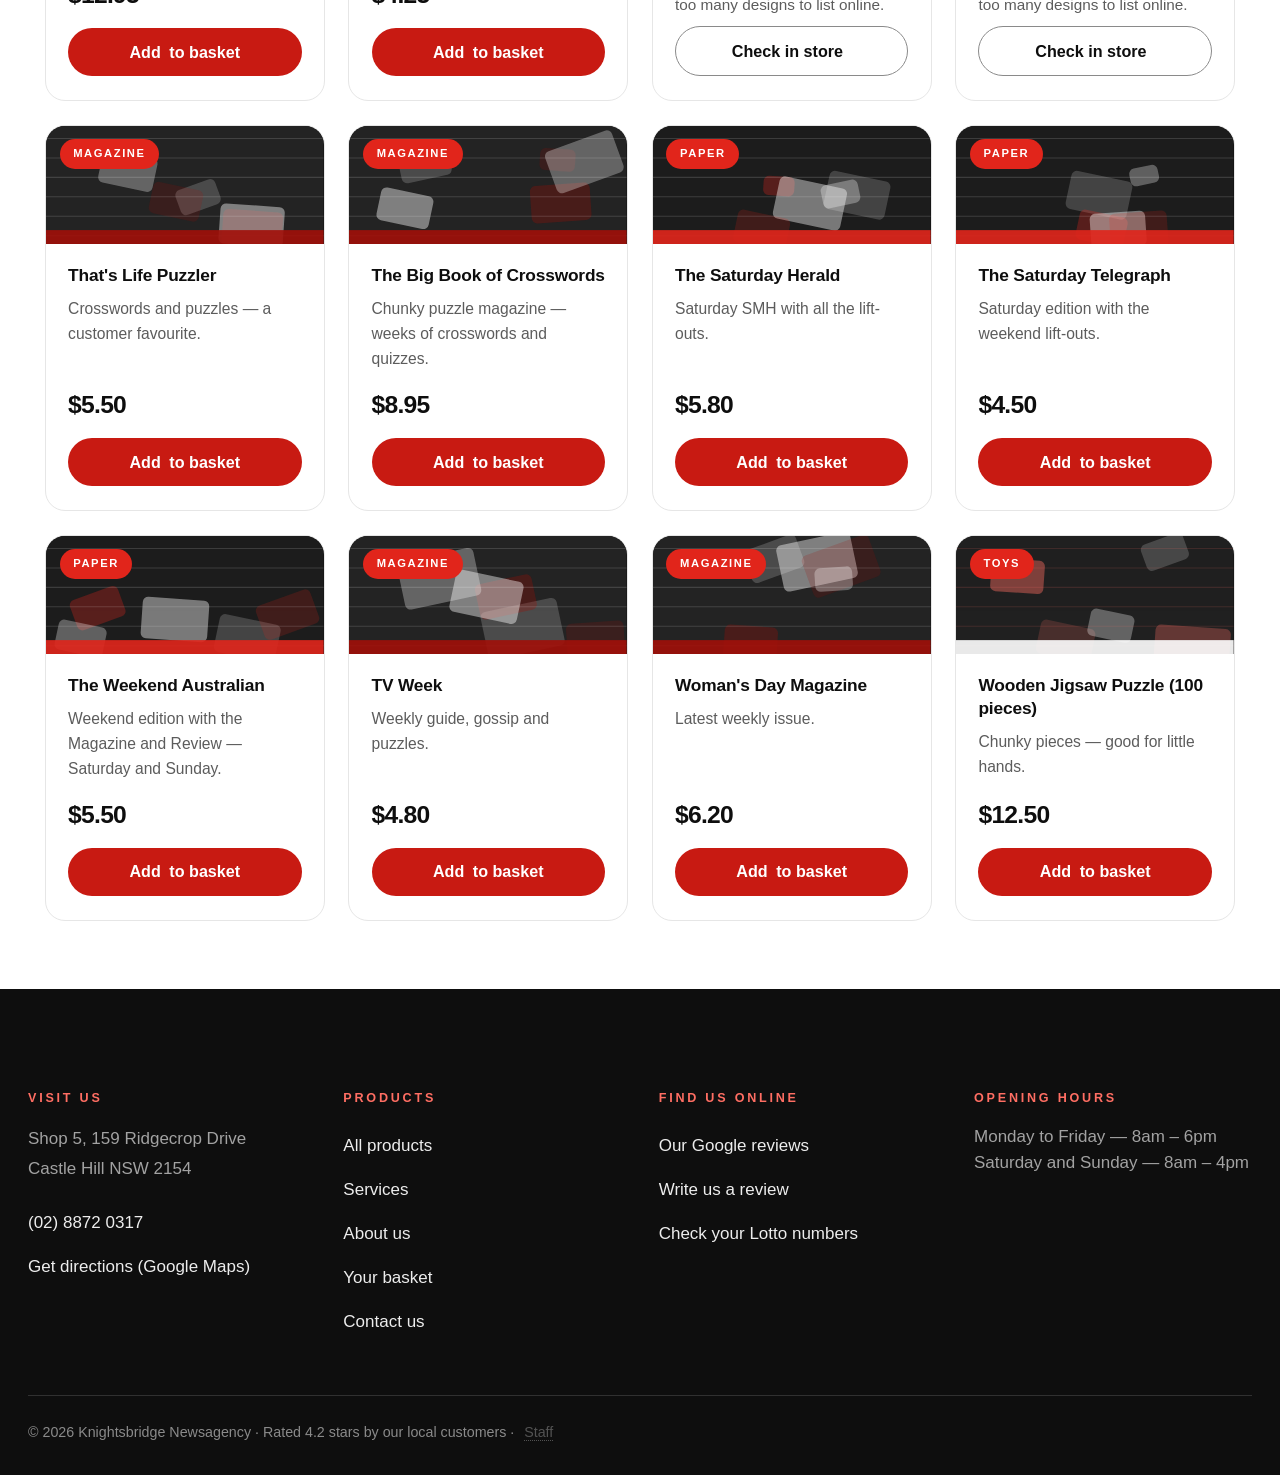
<file: web-design/products.html>
<!DOCTYPE html>
<html lang="en-AU">
<head>
<meta charset="UTF-8">
<meta name="viewport" content="width=device-width, initial-scale=1">
<!-- Security headers (also set at the edge via _headers; meta covers static hosts like GitHub Pages) -->
<meta http-equiv="Content-Security-Policy" content="default-src 'self'; base-uri 'self'; object-src 'none'; form-action 'self'; img-src 'self' data: https:; font-src 'self' https://fonts.gstatic.com; style-src 'self' 'unsafe-inline' https://fonts.googleapis.com; script-src 'self'; connect-src 'self' https://api.openverse.org; manifest-src 'self'; worker-src 'self'">
<meta name="referrer" content="strict-origin-when-cross-origin">
<title>Products — Knightsbridge Newsagency, Castle Hill</title>
<meta name="description" content="Browse everything Knightsbridge Newsagency stocks — papers, magazines, cards, stationery, gifts, toys and lottery. Reserve online and collect at the counter in Castle Hill NSW.">
<link rel="canonical" href="https://www.knightsbridgenews.com.au/products.html">
<meta name="theme-color" content="#ffffff">
<meta name="color-scheme" content="light">

<!-- Icons & PWA -->
<link rel="icon" type="image/jpeg" href="assets/icons/newsagency-mark.jpg">
<link rel="icon" type="image/jpeg" sizes="any" href="assets/icons/newsagency-mark.jpg">
<link rel="apple-touch-icon" href="assets/icons/newsagency-mark.jpg">
<link rel="manifest" href="site.webmanifest">
<meta name="application-name" content="Knightsbridge Newsagency">
<meta name="apple-mobile-web-app-title" content="Knightsbridge">

<!-- Open Graph / Twitter -->
<meta property="og:type" content="website">
<meta property="og:site_name" content="Knightsbridge Newsagency">
<meta property="og:locale" content="en_AU">
<meta property="og:title" content="Products — Knightsbridge Newsagency">
<meta property="og:description" content="Papers, magazines, cards, stationery, gifts, toys and lottery. Reserve online, collect in store.">
<meta property="og:url" content="https://www.knightsbridgenews.com.au/products.html">
<meta property="og:image" content="https://www.knightsbridgenews.com.au/assets/social/og-image.png">
<meta property="og:image:width" content="1200">
<meta property="og:image:height" content="630">
<meta property="og:image:alt" content="Knightsbridge Newsagency — Castle Hill NSW.">
<meta name="twitter:card" content="summary_large_image">
<meta name="twitter:title" content="Products — Knightsbridge Newsagency">
<meta name="twitter:description" content="Papers, magazines, cards, stationery, gifts, toys and lottery. Reserve online, collect in store.">
<meta name="twitter:image" content="https://www.knightsbridgenews.com.au/assets/social/og-image.png">

<!-- Fonts (progressive enhancement; the CSS falls back to system fonts offline) -->
<link rel="preconnect" href="https://fonts.googleapis.com">
<link rel="preconnect" href="https://fonts.gstatic.com" crossorigin>
<link rel="preload" as="style" href="https://fonts.googleapis.com/css2?family=Atkinson+Hyperlegible:ital,wght@0,400;0,700;1,400&family=Plus+Jakarta+Sans:wght@400;500;600;700;800&display=swap">
<link href="https://fonts.googleapis.com/css2?family=Atkinson+Hyperlegible:ital,wght@0,400;0,700;1,400&family=Plus+Jakarta+Sans:wght@400;500;600;700;800&display=swap" rel="stylesheet">
<link rel="stylesheet" href="style.css">
</head>
<body>
<noscript>
  <div class="noscript-shell">
    <h2>Knightsbridge Newsagency — Products</h2>
    <p>Our stock list needs JavaScript to load. You can still reach us at Shop 5, 159 Ridgecrop Drive, Castle Hill NSW 2154 · <a href="tel:+61288720317">(02) 8872 0317</a>.</p>
    <p><a href="index.html">Home</a> · <a href="contact.html">Contact us</a></p>
  </div>
</noscript>

<header class="masthead" id="site-header"></header>
<main id="main">
  <div class="section-head">
    <span class="eyebrow">Everything we stock</span>
    <h1>Products</h1>
    <p>Reserve online and collect at the counter. Prices are the same as in store.</p>
  </div>
  <nav aria-label="Filter by category" class="tag-strip">
    <ul class="tag-list" id="tag-filter"></ul>
  </nav>
  <p id="added-msg" class="notice notice-success" role="status" aria-live="polite" hidden style="margin-top:1.5rem"></p>
  <p id="empty-msg" hidden>No items in this category right now. <a href="products.html">See everything we stock.</a></p>
  <ul class="product-grid" id="product-grid"></ul>
</main>
<footer class="site-footer" id="site-footer"></footer>

<script src="js/art.js" defer></script>
<script src="js/carousel.js" defer></script>
<script src="js/app.js" defer></script>
<script src="js/photo-picker.js" defer></script>
<script src="js/images.js" defer></script>
<script src="js/reviews.js" defer></script>
<script src="js/chatbot.js" defer></script>
<script src="js/search.js" defer></script>
<script src="js/page-products.js" defer></script>
</body>
</html>
</file>
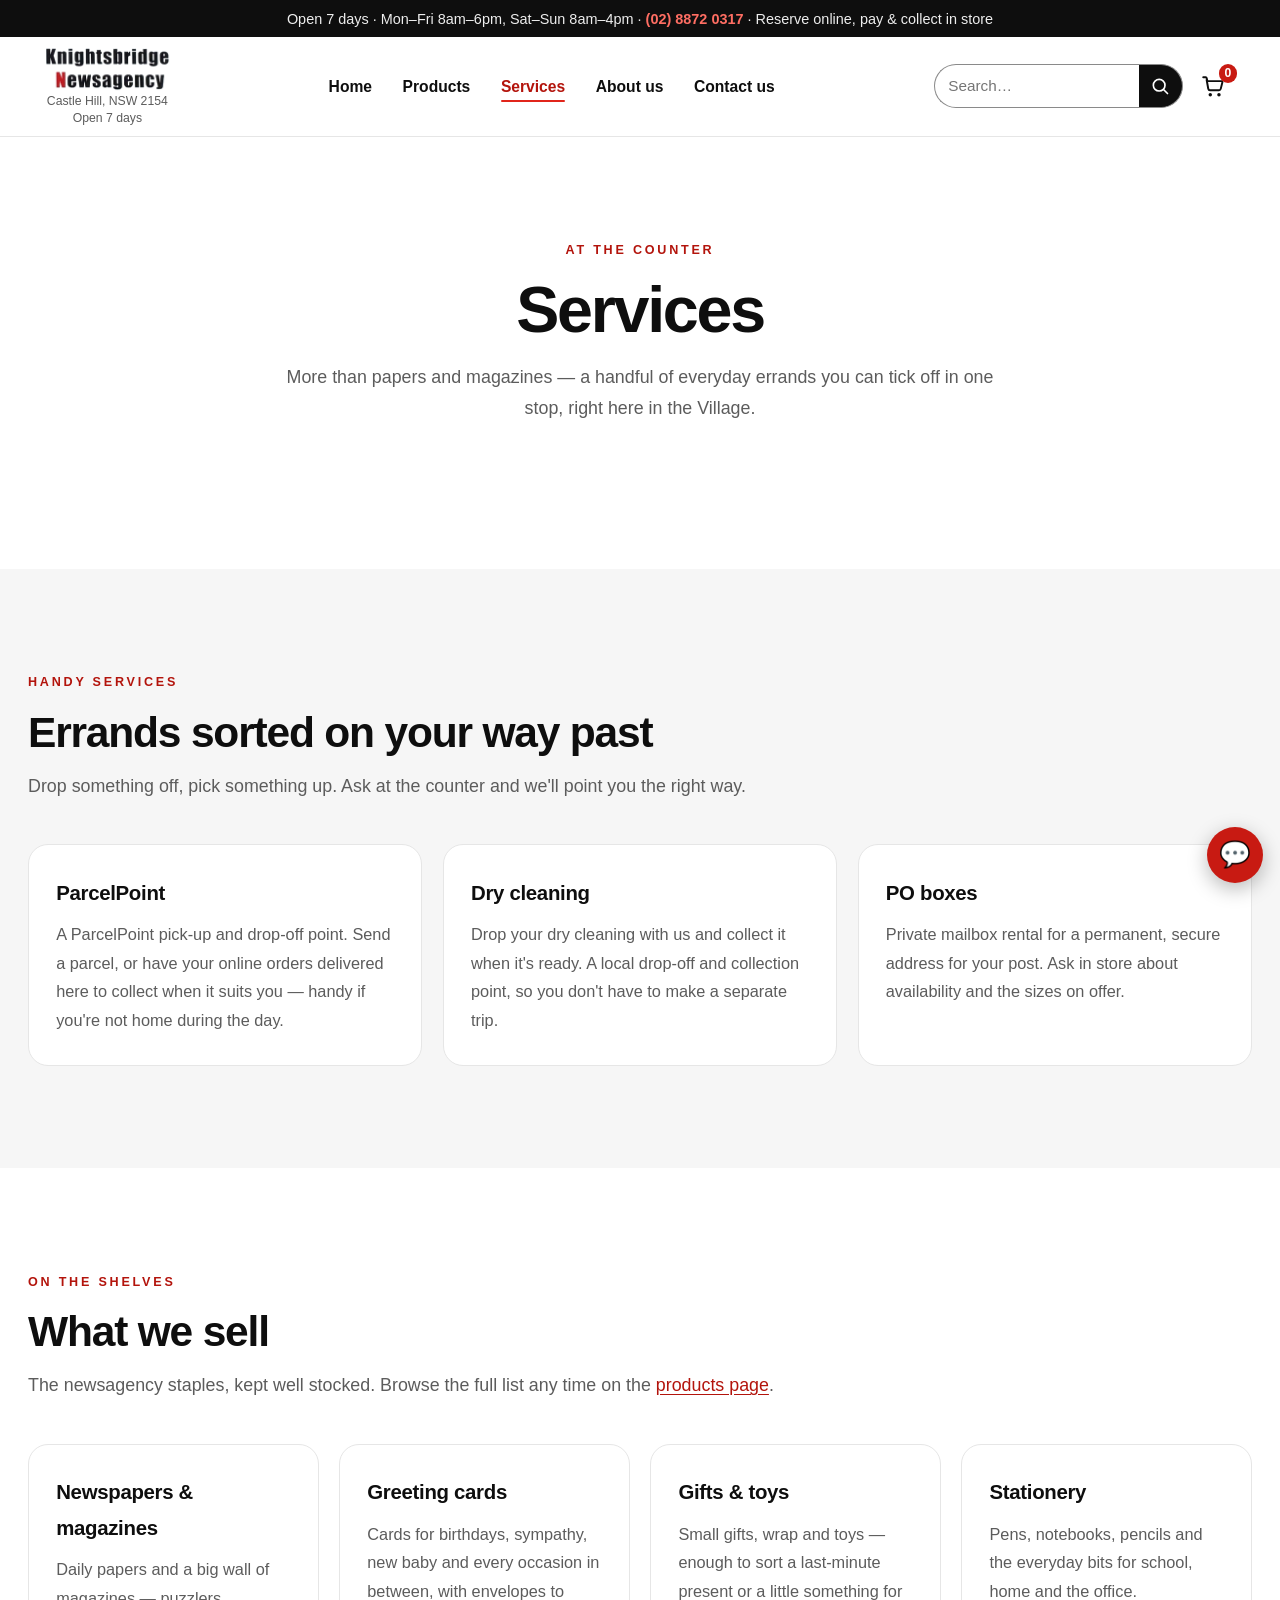
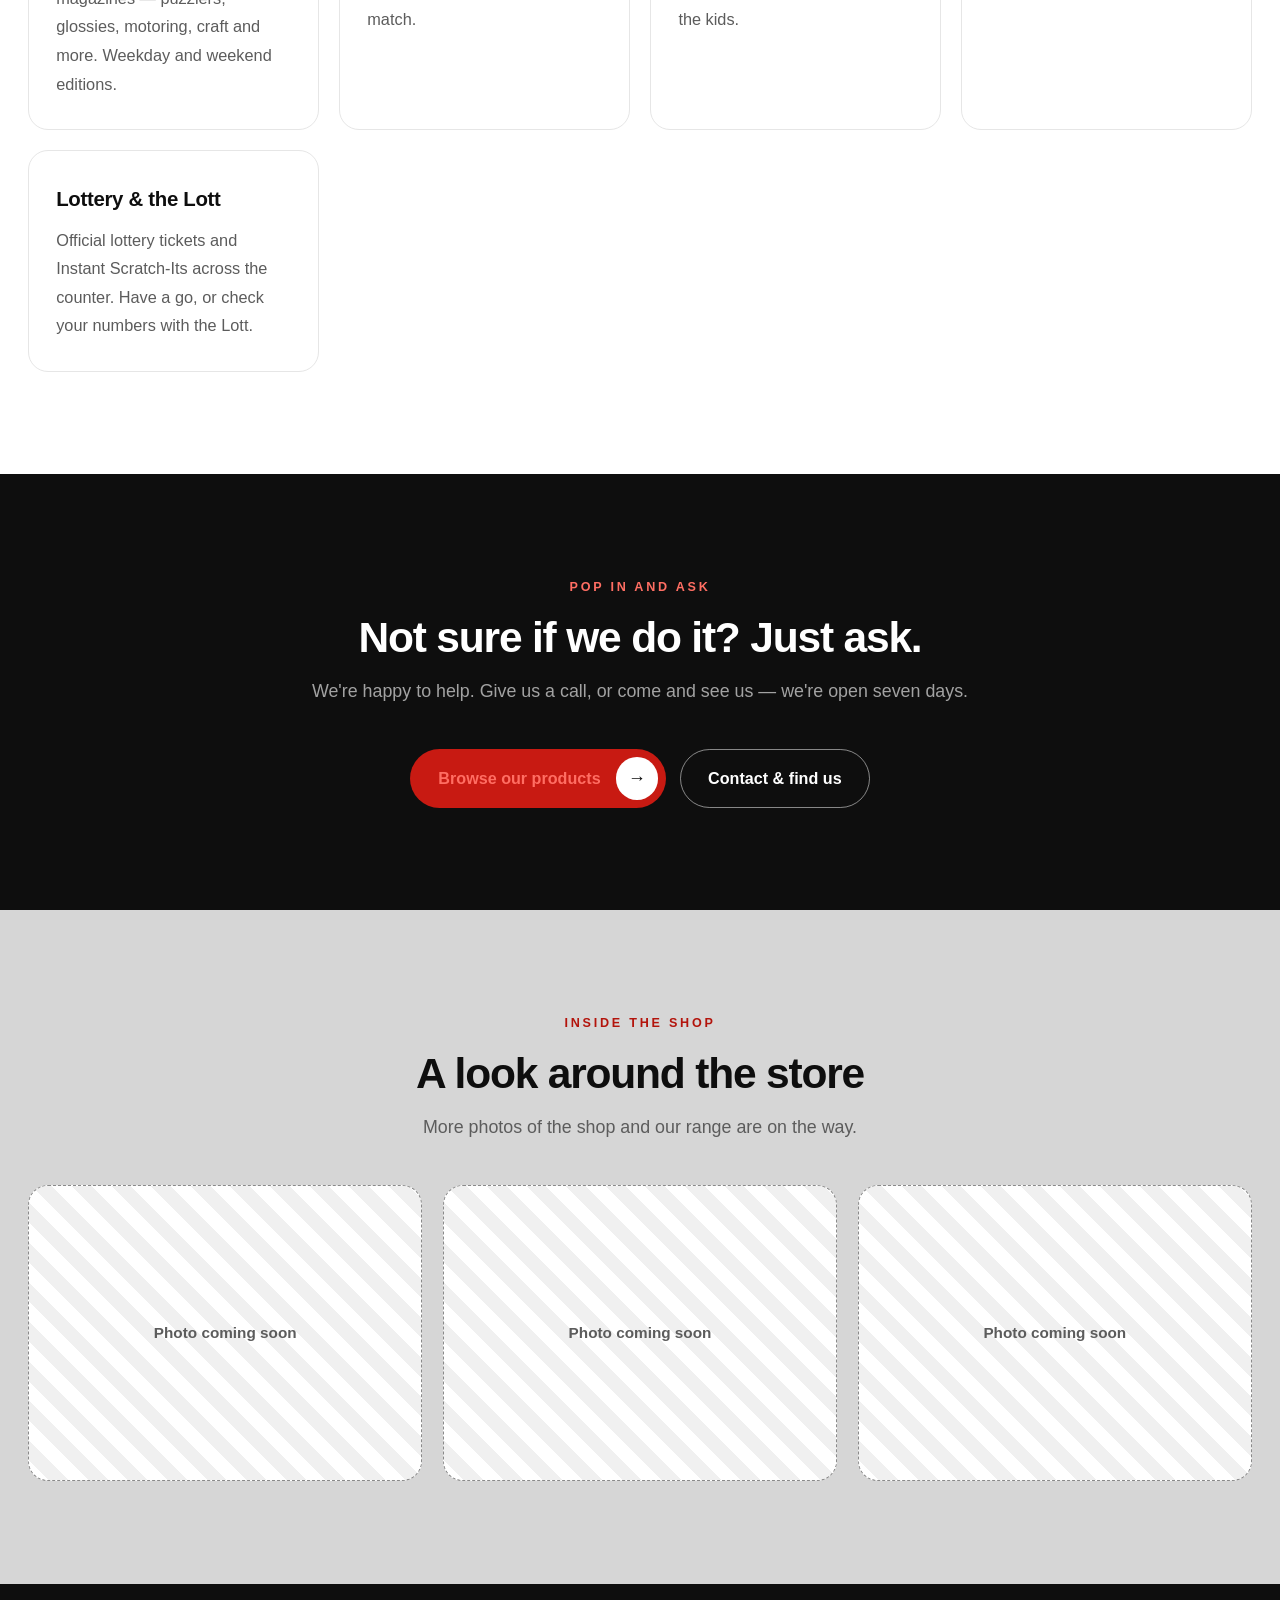
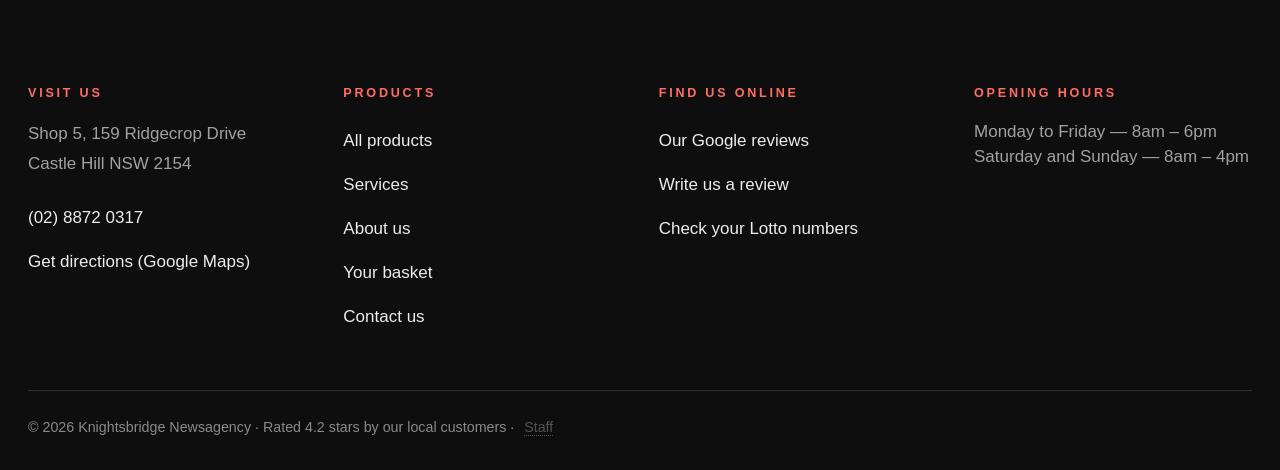
<file: web-design/services.html>
<!DOCTYPE html>
<html lang="en-AU">
<head>
<meta charset="UTF-8">
<meta name="viewport" content="width=device-width, initial-scale=1">
<!-- Security headers (also set at the edge via _headers; meta covers static hosts like GitHub Pages) -->
<meta http-equiv="Content-Security-Policy" content="default-src 'self'; base-uri 'self'; object-src 'none'; form-action 'self'; img-src 'self' data: https:; font-src 'self' https://fonts.gstatic.com; style-src 'self' 'unsafe-inline' https://fonts.googleapis.com; script-src 'self'; connect-src 'self' https://api.openverse.org; manifest-src 'self'; worker-src 'self'">
<meta name="referrer" content="strict-origin-when-cross-origin">
<title>Services — Knightsbridge Newsagency, Castle Hill</title>
<meta name="description" content="Services at Knightsbridge Newsagency in Castle Hill NSW — ParcelPoint parcel pick-up and drop-off, dry cleaning drop-off, PO box rental, plus newspapers, magazines, cards, gifts, stationery and the Lott.">
<link rel="canonical" href="https://www.knightsbridgenews.com.au/services.html">
<meta name="theme-color" content="#ffffff">
<meta name="color-scheme" content="light">

<!-- Icons & PWA -->
<link rel="icon" type="image/jpeg" href="assets/icons/newsagency-mark.jpg">
<link rel="icon" type="image/jpeg" sizes="any" href="assets/icons/newsagency-mark.jpg">
<link rel="apple-touch-icon" href="assets/icons/newsagency-mark.jpg">
<link rel="manifest" href="site.webmanifest">
<meta name="application-name" content="Knightsbridge Newsagency">
<meta name="apple-mobile-web-app-title" content="Knightsbridge">

<!-- Open Graph / Twitter -->
<meta property="og:type" content="website">
<meta property="og:site_name" content="Knightsbridge Newsagency">
<meta property="og:locale" content="en_AU">
<meta property="og:title" content="Services — Knightsbridge Newsagency">
<meta property="og:description" content="ParcelPoint parcel pick-up and drop-off, dry cleaning drop-off, PO box rental, plus papers, magazines, cards, gifts, stationery and the Lott.">
<meta property="og:url" content="https://www.knightsbridgenews.com.au/services.html">
<meta property="og:image" content="https://www.knightsbridgenews.com.au/assets/social/og-image.png">
<meta property="og:image:width" content="1200">
<meta property="og:image:height" content="630">
<meta property="og:image:alt" content="Knightsbridge Newsagency — Castle Hill NSW.">
<meta name="twitter:card" content="summary_large_image">
<meta name="twitter:title" content="Services — Knightsbridge Newsagency">
<meta name="twitter:description" content="ParcelPoint, dry cleaning drop-off, PO box rental, plus papers, magazines, cards, gifts, stationery and the Lott.">
<meta name="twitter:image" content="https://www.knightsbridgenews.com.au/assets/social/og-image.png">

<!-- Fonts (progressive enhancement; the CSS falls back to system fonts offline) -->
<link rel="preconnect" href="https://fonts.googleapis.com">
<link rel="preconnect" href="https://fonts.gstatic.com" crossorigin>
<link rel="preload" as="style" href="https://fonts.googleapis.com/css2?family=Atkinson+Hyperlegible:ital,wght@0,400;0,700;1,400&family=Plus+Jakarta+Sans:wght@400;500;600;700;800&display=swap">
<link href="https://fonts.googleapis.com/css2?family=Atkinson+Hyperlegible:ital,wght@0,400;0,700;1,400&family=Plus+Jakarta+Sans:wght@400;500;600;700;800&display=swap" rel="stylesheet">
<link rel="stylesheet" href="style.css">

<script type="application/ld+json">
{
  "@context": "https://schema.org",
  "@type": "ItemList",
  "name": "Services at Knightsbridge Newsagency",
  "itemListElement": [
    { "@type": "ListItem", "position": 1, "item": { "@type": "Service", "name": "ParcelPoint parcel pick-up and drop-off", "provider": { "@type": "Store", "name": "Knightsbridge Newsagency" } } },
    { "@type": "ListItem", "position": 2, "item": { "@type": "Service", "name": "Dry cleaning drop-off and collection", "provider": { "@type": "Store", "name": "Knightsbridge Newsagency" } } },
    { "@type": "ListItem", "position": 3, "item": { "@type": "Service", "name": "PO box (mailbox) rental", "provider": { "@type": "Store", "name": "Knightsbridge Newsagency" } } },
    { "@type": "ListItem", "position": 4, "item": { "@type": "Service", "name": "Newspapers and magazines", "provider": { "@type": "Store", "name": "Knightsbridge Newsagency" } } },
    { "@type": "ListItem", "position": 5, "item": { "@type": "Service", "name": "Greeting cards", "provider": { "@type": "Store", "name": "Knightsbridge Newsagency" } } },
    { "@type": "ListItem", "position": 6, "item": { "@type": "Service", "name": "Gifts and toys", "provider": { "@type": "Store", "name": "Knightsbridge Newsagency" } } },
    { "@type": "ListItem", "position": 7, "item": { "@type": "Service", "name": "Stationery", "provider": { "@type": "Store", "name": "Knightsbridge Newsagency" } } },
    { "@type": "ListItem", "position": 8, "item": { "@type": "Service", "name": "Lottery and the Lott — tickets and scratchies", "provider": { "@type": "Store", "name": "Knightsbridge Newsagency" } } }
  ]
}
</script>
</head>
<body>
<noscript>
  <div class="noscript-shell">
    <h2>Knightsbridge Newsagency — Services</h2>
    <p>ParcelPoint parcel pick-up and drop-off, dry cleaning drop-off, PO box rental, newspapers, magazines, cards, gifts, stationery and the Lott.</p>
    <p>Shop 5, 159 Ridgecrop Drive, Castle Hill NSW 2154 · <a href="tel:+61288720317">(02) 8872 0317</a></p>
    <p><a href="index.html">Home</a> · <a href="contact.html">Contact us</a></p>
  </div>
</noscript>

<header class="masthead" id="site-header"></header>
<main class="main-flush" id="main">

  <section class="band" aria-labelledby="services-h">
    <div class="band-inner">
      <div class="section-head is-centred">
        <span class="eyebrow">At the counter</span>
        <h1 id="services-h">Services</h1>
        <p>More than papers and magazines — a handful of everyday errands you can tick off in one stop, right here in the Village.</p>
      </div>
    </div>
  </section>

  <section class="band band-soft" aria-labelledby="handy-h">
    <div class="band-inner">
      <div class="section-head">
        <span class="eyebrow">Handy services</span>
        <h2 id="handy-h">Errands sorted on your way past</h2>
        <p>Drop something off, pick something up. Ask at the counter and we'll point you the right way.</p>
      </div>
      <ul class="feature-grid">
        <li class="feature-card">
          <h3>ParcelPoint</h3>
          <p>A ParcelPoint pick-up and drop-off point. Send a parcel, or have your online orders delivered here to collect when it suits you — handy if you're not home during the day.</p>
        </li>
        <li class="feature-card">
          <h3>Dry cleaning</h3>
          <p>Drop your dry cleaning with us and collect it when it's ready. A local drop-off and collection point, so you don't have to make a separate trip.</p>
        </li>
        <li class="feature-card">
          <h3>PO boxes</h3>
          <p>Private mailbox rental for a permanent, secure address for your post. Ask in store about availability and the sizes on offer.</p>
        </li>
      </ul>
    </div>
  </section>

  <section class="band" aria-labelledby="shelves-h">
    <div class="band-inner">
      <div class="section-head">
        <span class="eyebrow">On the shelves</span>
        <h2 id="shelves-h">What we sell</h2>
        <p>The newsagency staples, kept well stocked. Browse the full list any time on the <a href="products.html">products page</a>.</p>
      </div>
      <ul class="feature-grid">
        <li class="feature-card">
          <h3>Newspapers &amp; magazines</h3>
          <p>Daily papers and a big wall of magazines — puzzlers, glossies, motoring, craft and more. Weekday and weekend editions.</p>
        </li>
        <li class="feature-card">
          <h3>Greeting cards</h3>
          <p>Cards for birthdays, sympathy, new baby and every occasion in between, with envelopes to match.</p>
        </li>
        <li class="feature-card">
          <h3>Gifts &amp; toys</h3>
          <p>Small gifts, wrap and toys — enough to sort a last-minute present or a little something for the kids.</p>
        </li>
        <li class="feature-card">
          <h3>Stationery</h3>
          <p>Pens, notebooks, pencils and the everyday bits for school, home and the office.</p>
        </li>
        <li class="feature-card">
          <h3>Lottery &amp; the Lott</h3>
          <p>Official lottery tickets and Instant Scratch-Its across the counter. Have a go, or check your numbers with the Lott.</p>
        </li>
      </ul>
    </div>
  </section>

  <section class="band band-dark" aria-labelledby="ask-h">
    <div class="band-inner">
      <div class="section-head is-centred">
        <span class="eyebrow">Pop in and ask</span>
        <h2 id="ask-h">Not sure if we do it? Just ask.</h2>
        <p>We're happy to help. Give us a call, or come and see us — we're open seven days.</p>
      </div>
      <div class="hero-actions" style="justify-content:center">
        <a class="btn btn-primary btn-arrow" href="products.html">Browse our products</a>
        <a class="btn btn-secondary" href="contact.html">Contact &amp; find us</a>
      </div>
    </div>
  </section>


  <section class="band band-grey" data-reveal aria-labelledby="ph-h">
    <div class="band-inner">
      <div class="section-head is-centred">
        <span class="eyebrow">Inside the shop</span>
        <h2 id="ph-h">A look around the store</h2>
        <p>More photos of the shop and our range are on the way.</p>
      </div>
      <ul class="photo-strip">
        <li><div class="photo-ph">Photo coming soon</div></li>
        <li><div class="photo-ph">Photo coming soon</div></li>
        <li><div class="photo-ph">Photo coming soon</div></li>
      </ul>
    </div>
  </section>
</main>
<footer class="site-footer" id="site-footer"></footer>

<script src="js/art.js" defer></script>
<script src="js/carousel.js" defer></script>
<script src="js/app.js" defer></script>
<script src="js/photo-picker.js" defer></script>
<script src="js/images.js" defer></script>
<script src="js/reviews.js" defer></script>
<script src="js/chatbot.js" defer></script>
<script src="js/search.js" defer></script>
<script src="js/page-services.js" defer></script>
</body>
</html>
</file>
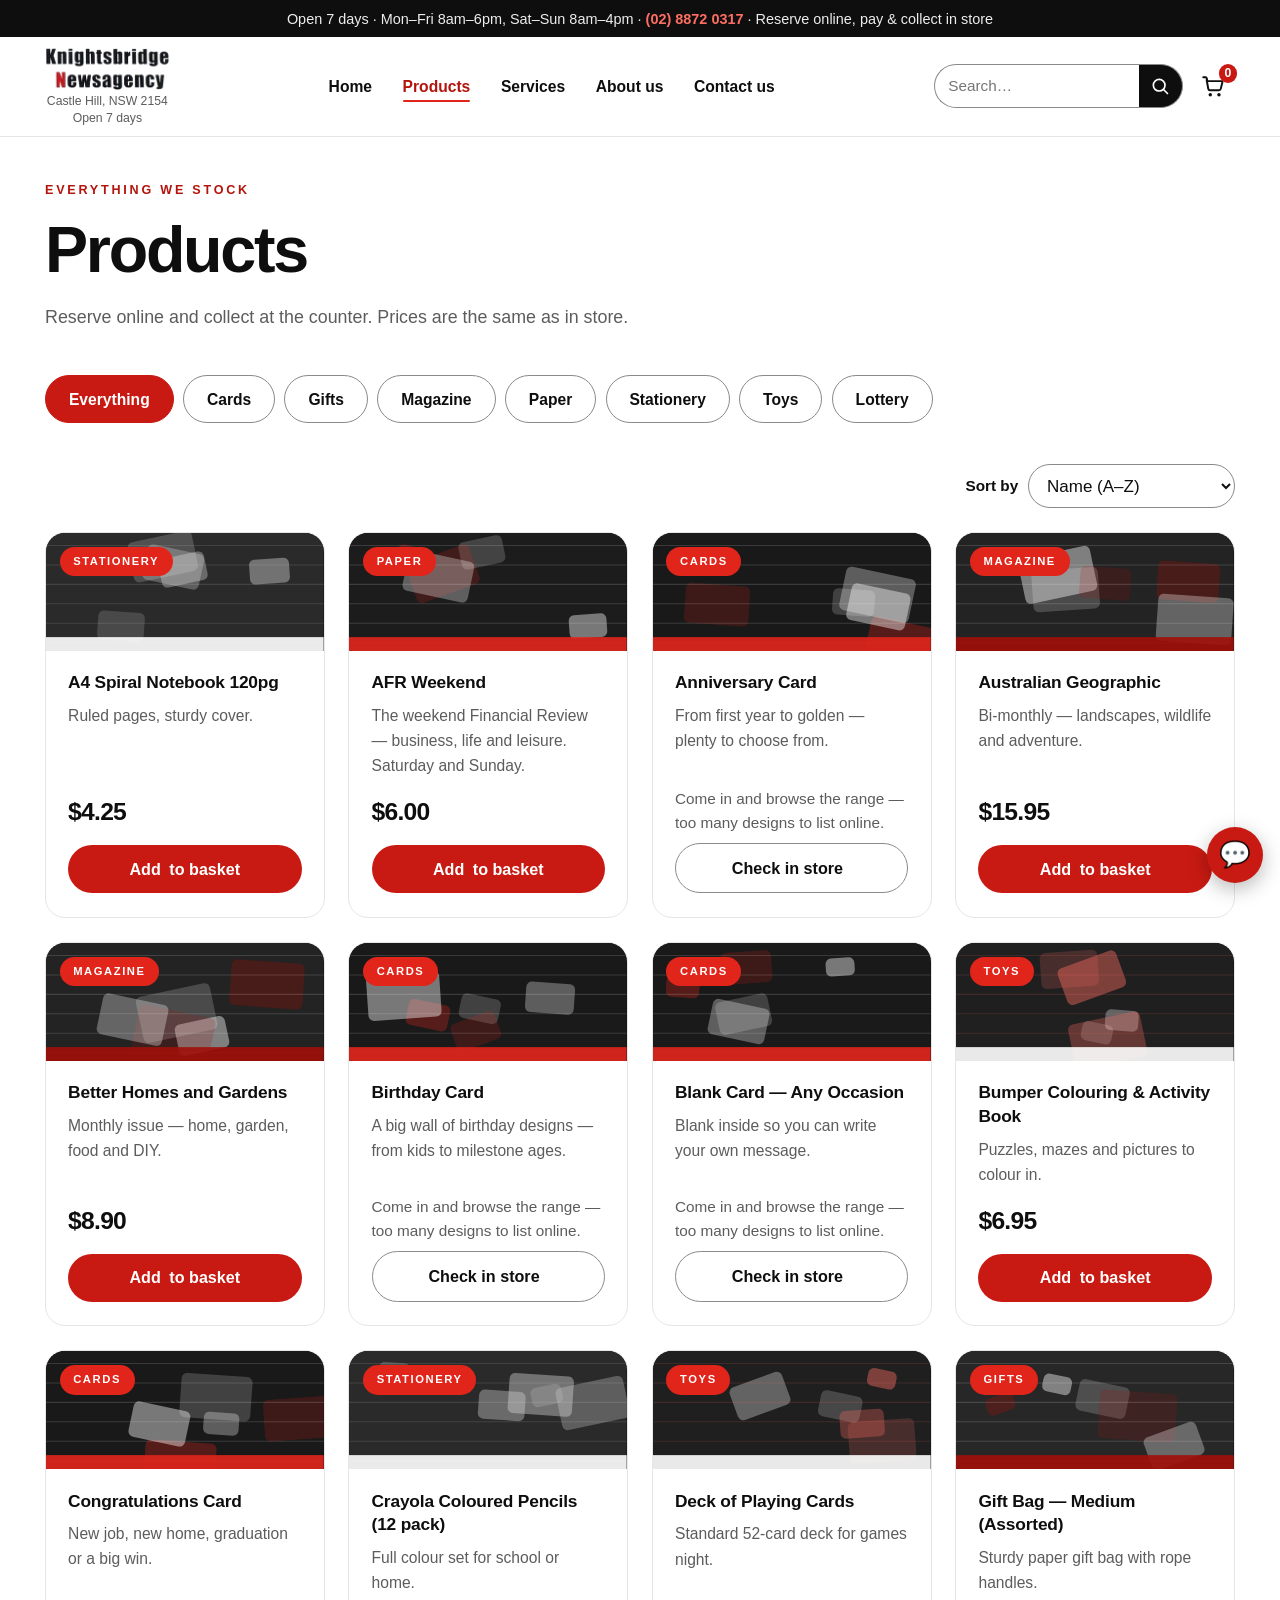
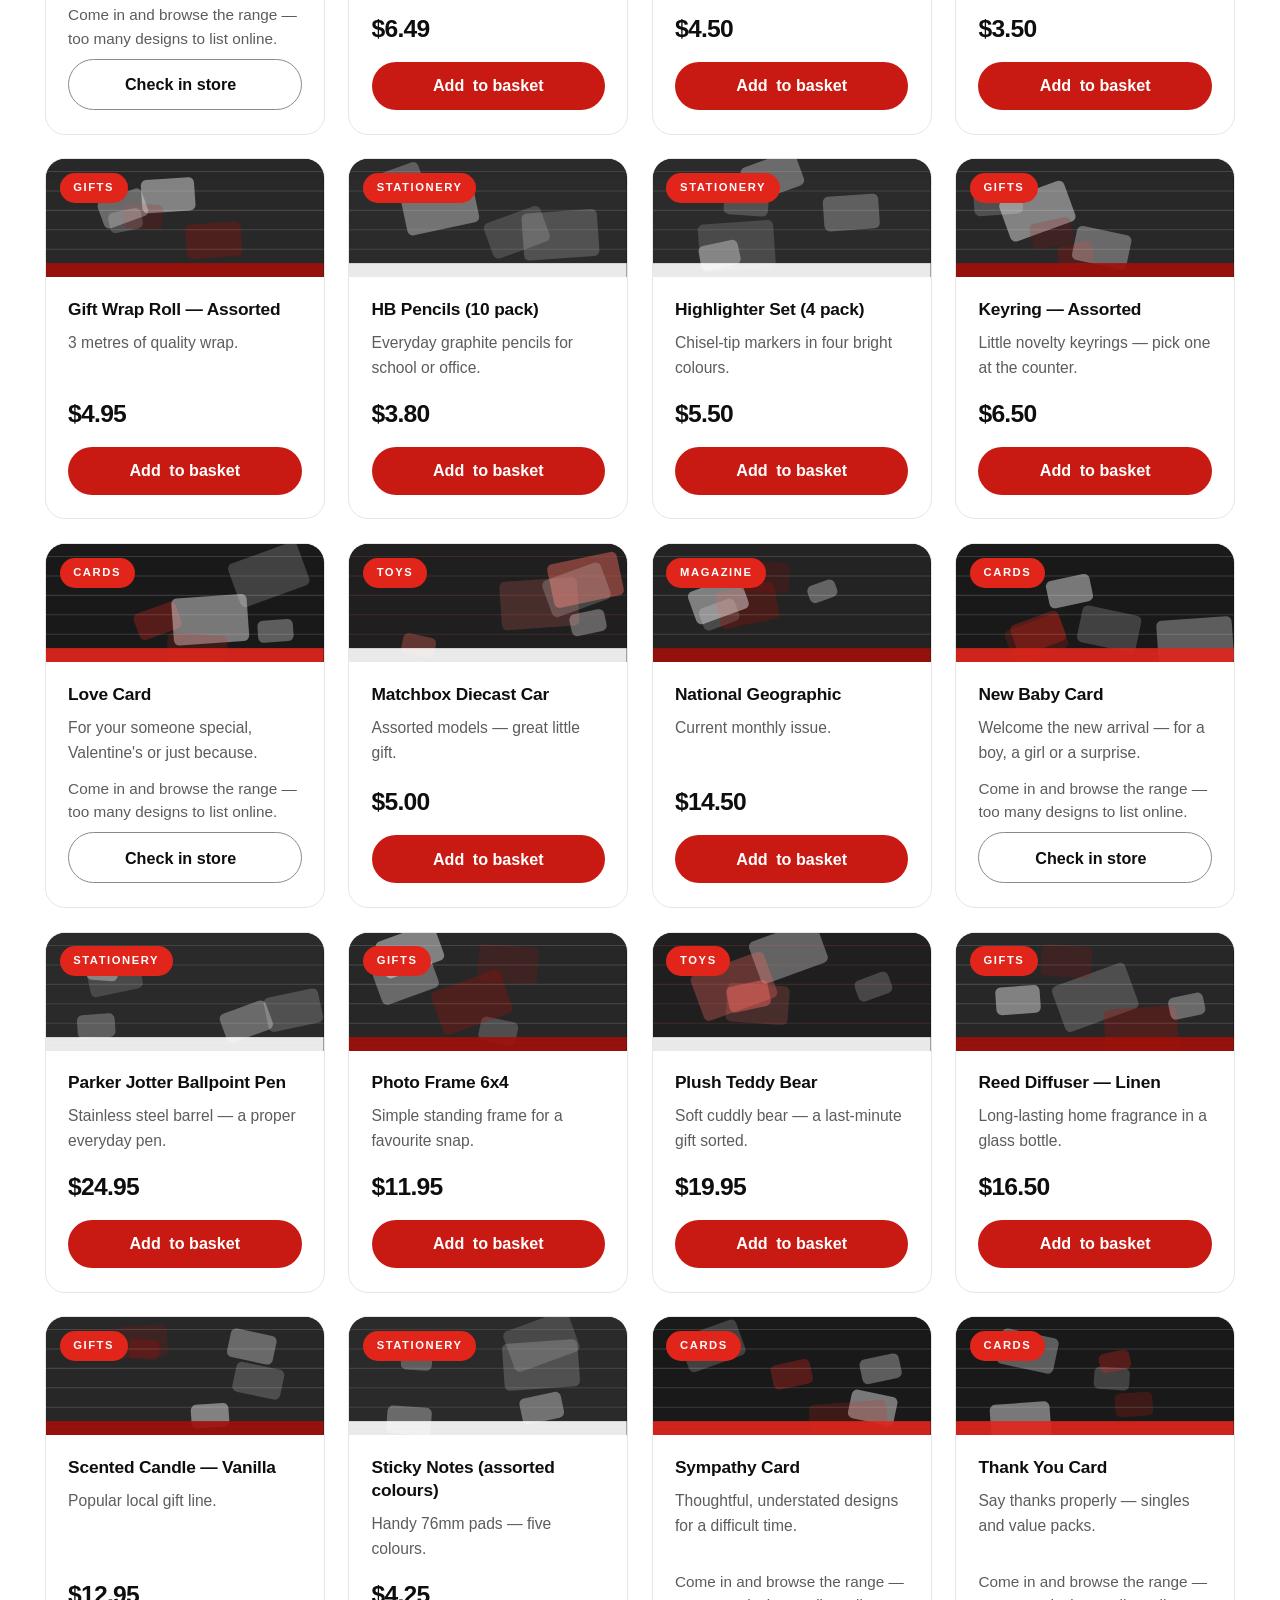
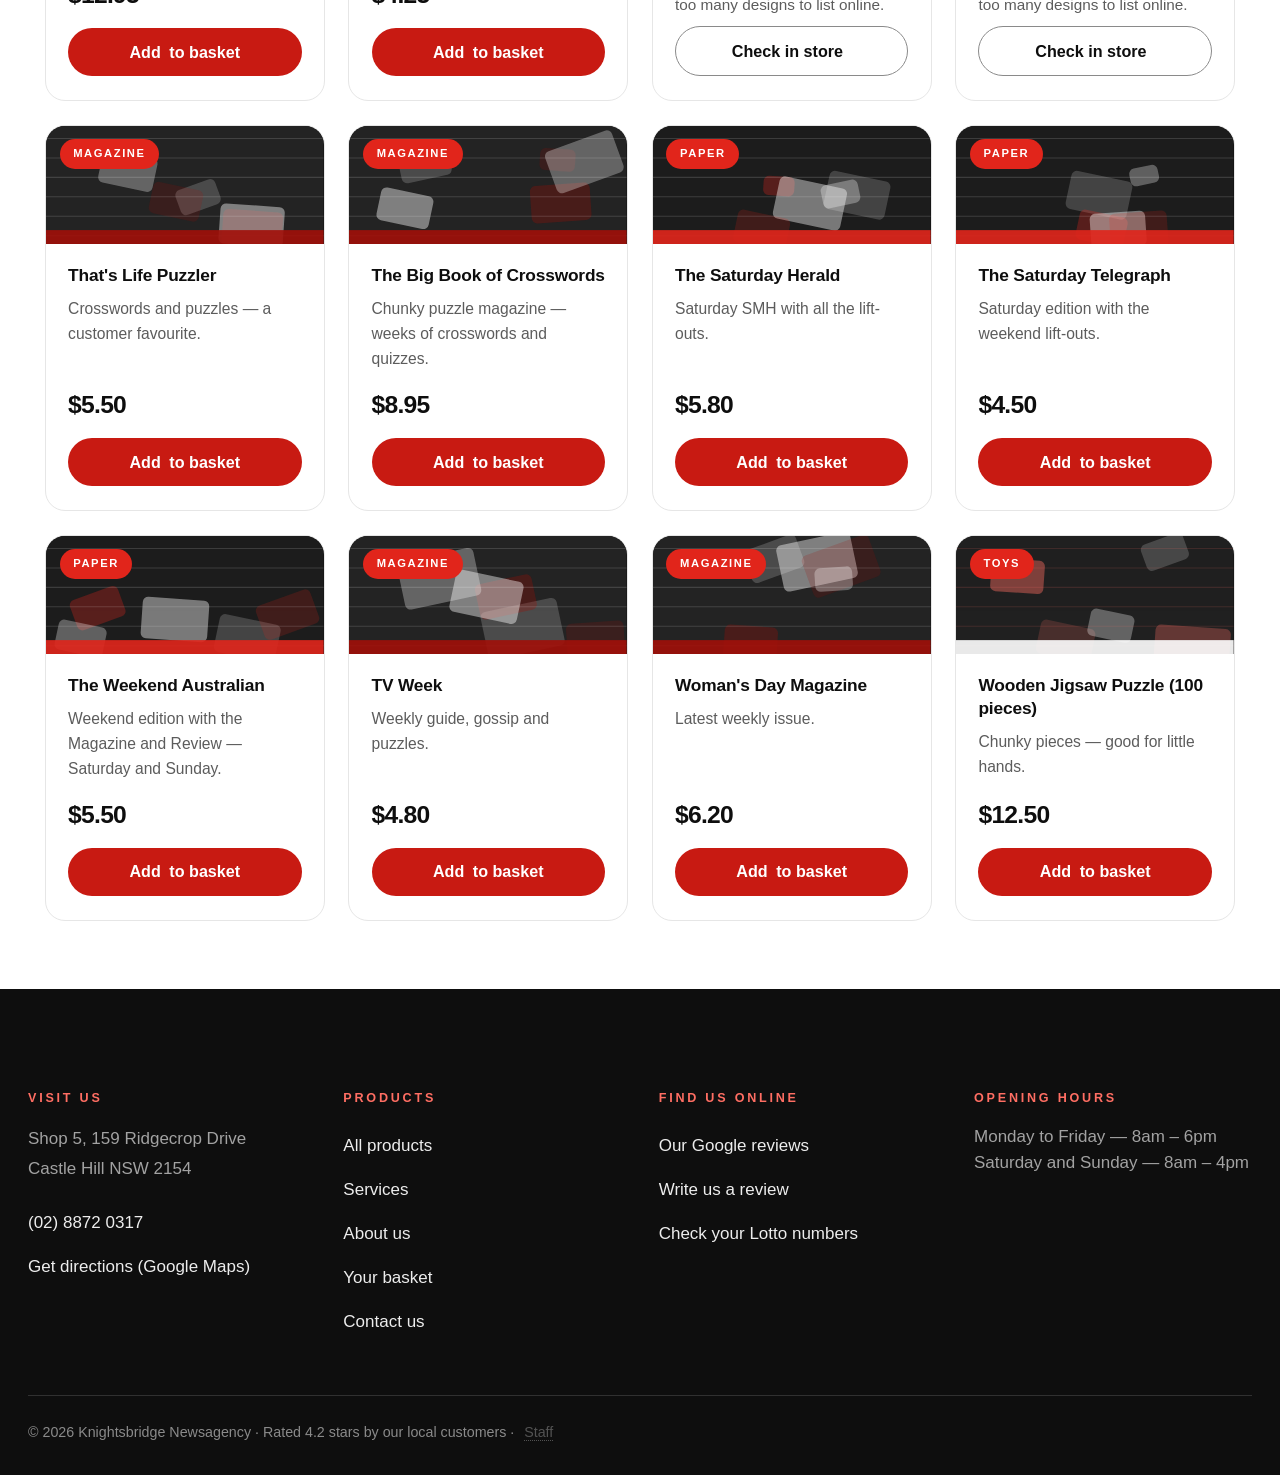
<file: web-design/shop.html>
<!DOCTYPE html>
<html lang="en-AU">
<head>
<meta charset="UTF-8">
<meta name="viewport" content="width=device-width, initial-scale=1">
<!-- Security headers (also set at the edge via _headers; meta covers static hosts like GitHub Pages) -->
<meta http-equiv="Content-Security-Policy" content="default-src 'self'; base-uri 'self'; object-src 'none'; form-action 'self'; img-src 'self' data: https:; font-src 'self' https://fonts.gstatic.com; style-src 'self' 'unsafe-inline' https://fonts.googleapis.com; script-src 'self'; connect-src 'self' https://api.openverse.org; manifest-src 'self'; worker-src 'self'">
<meta name="referrer" content="strict-origin-when-cross-origin">
<!-- The Shop page was renamed to Products. Send old links and bookmarks on. -->
<meta http-equiv="refresh" content="0; url=products.html">
<title>Shop has moved to Products — Knightsbridge Newsagency</title>
<meta name="description" content="Our Shop page is now called Products. Redirecting you to the Knightsbridge Newsagency product list.">
<link rel="canonical" href="https://www.knightsbridgenews.com.au/products.html">
<meta name="robots" content="noindex, follow">
<meta name="theme-color" content="#ffffff">
<meta name="color-scheme" content="light">

<link rel="icon" type="image/jpeg" href="assets/icons/newsagency-mark.jpg">
<link rel="icon" type="image/jpeg" sizes="any" href="assets/icons/newsagency-mark.jpg">
<link rel="apple-touch-icon" href="assets/icons/newsagency-mark.jpg">

<link rel="preconnect" href="https://fonts.googleapis.com">
<link rel="preconnect" href="https://fonts.gstatic.com" crossorigin>
<link href="https://fonts.googleapis.com/css2?family=Atkinson+Hyperlegible:ital,wght@0,400;0,700;1,400&family=Plus+Jakarta+Sans:wght@400;500;600;700;800&display=swap" rel="stylesheet">
<link rel="stylesheet" href="style.css">
</head>
<body>
<main id="main">
  <div class="message-page">
    <span class="eyebrow">Page moved</span>
    <h1>The Shop is now “Products”</h1>
    <p>We've renamed this page. You'll be taken there automatically — or use the button below.</p>
    <p style="margin-top:2rem"><a class="btn btn-primary btn-arrow" href="products.html">Go to Products</a></p>
  </div>
</main>
</body>
</html>
</file>
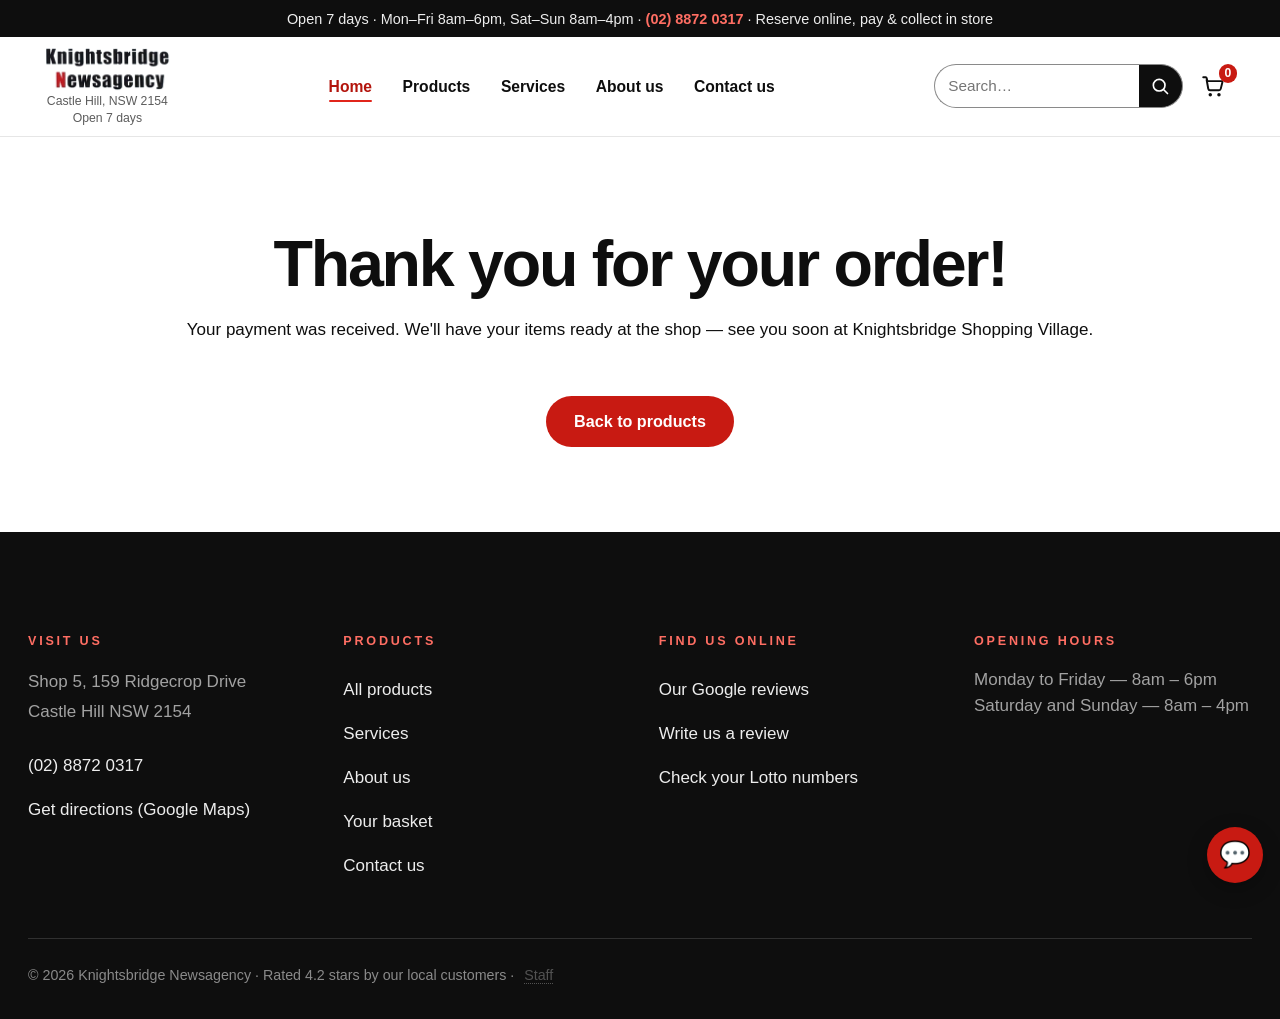
<file: web-design/success.html>
<!DOCTYPE html>
<html lang="en-AU">
<head>
<meta charset="UTF-8">
<meta name="viewport" content="width=device-width, initial-scale=1">
<!-- Security headers (also set at the edge via _headers; meta covers static hosts like GitHub Pages) -->
<meta http-equiv="Content-Security-Policy" content="default-src 'self'; base-uri 'self'; object-src 'none'; form-action 'self'; img-src 'self' data: https:; font-src 'self' https://fonts.gstatic.com; style-src 'self' 'unsafe-inline' https://fonts.googleapis.com; script-src 'self'; connect-src 'self' https://api.openverse.org; manifest-src 'self'; worker-src 'self'">
<meta name="referrer" content="strict-origin-when-cross-origin">
<title>Order complete — Knightsbridge Newsagency</title>
<meta name="description" content="Thanks for your order at Knightsbridge Newsagency — we'll have it ready to collect in store at Castle Hill NSW.">
<meta name="robots" content="noindex, follow">
<link rel="canonical" href="https://www.knightsbridgenews.com.au/success.html">
<meta name="theme-color" content="#ffffff">
<meta name="color-scheme" content="light">

<!-- Icons & PWA -->
<link rel="icon" type="image/jpeg" href="assets/icons/newsagency-mark.jpg">
<link rel="icon" type="image/jpeg" sizes="any" href="assets/icons/newsagency-mark.jpg">
<link rel="apple-touch-icon" href="assets/icons/newsagency-mark.jpg">
<link rel="manifest" href="site.webmanifest">
<meta name="application-name" content="Knightsbridge Newsagency">
<meta name="apple-mobile-web-app-title" content="Knightsbridge">

<!-- Fonts (progressive enhancement; the CSS falls back to system fonts offline) -->
<link rel="preconnect" href="https://fonts.googleapis.com">
<link rel="preconnect" href="https://fonts.gstatic.com" crossorigin>
<link rel="preload" as="style" href="https://fonts.googleapis.com/css2?family=Atkinson+Hyperlegible:ital,wght@0,400;0,700;1,400&family=Plus+Jakarta+Sans:wght@400;500;600;700;800&display=swap">
<link href="https://fonts.googleapis.com/css2?family=Atkinson+Hyperlegible:ital,wght@0,400;0,700;1,400&family=Plus+Jakarta+Sans:wght@400;500;600;700;800&display=swap" rel="stylesheet">
<link rel="stylesheet" href="style.css">
</head>
<body>
<noscript>
  <div class="noscript-shell">
    <h2>Thank you for your order</h2>
    <p>We'll have your items ready at the shop. <a href="products.html">Back to products</a> · <a href="index.html">Home</a>.</p>
  </div>
</noscript>

<header class="masthead" id="site-header"></header>
<main id="main">
  <section class="message-page">
    <h1>Thank you for your order!</h1>
    <p>Your payment was received. We'll have your items ready at the shop — see you soon at Knightsbridge Shopping Village.</p>
  </section>
  <div id="receipt"></div>
  <p style="text-align:center"><a class="btn btn-primary" href="products.html">Back to products</a></p>
</main>
<footer class="site-footer" id="site-footer"></footer>

<script src="js/art.js" defer></script>
<script src="js/carousel.js" defer></script>
<script src="js/app.js" defer></script>
<script src="js/photo-picker.js" defer></script>
<script src="js/images.js" defer></script>
<script src="js/reviews.js" defer></script>
<script src="js/chatbot.js" defer></script>
<script src="js/search.js" defer></script>
<script src="js/page-success.js" defer></script>
</body>
</html>
</file>
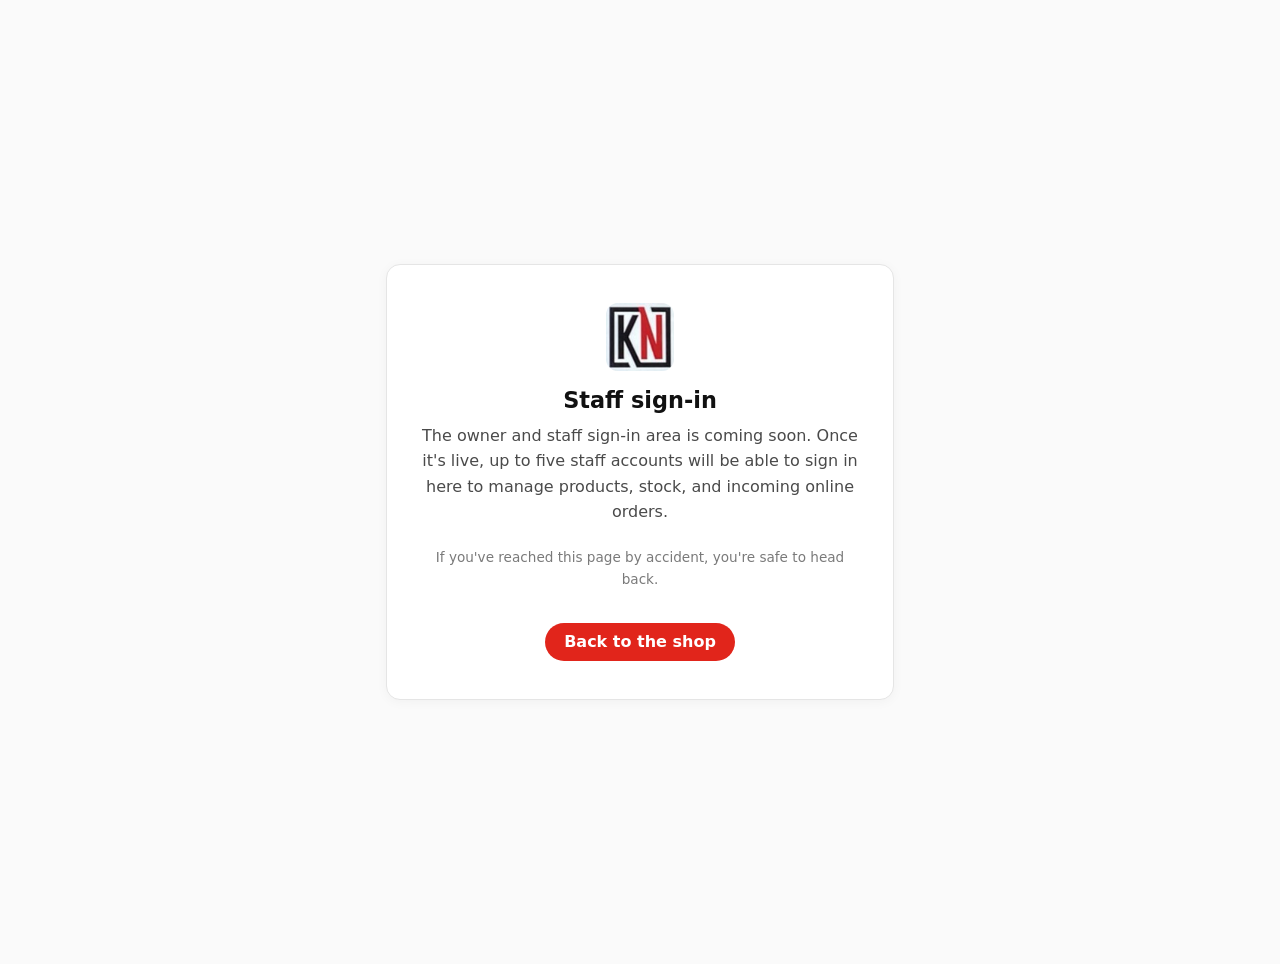
<file: web-design/admin/login.html>
<!DOCTYPE html>
<html lang="en-AU">
<head>
<meta charset="UTF-8">
<meta name="viewport" content="width=device-width, initial-scale=1">
<meta http-equiv="Content-Security-Policy" content="default-src 'self'; base-uri 'self'; object-src 'none'; form-action 'self'; img-src 'self' data:; font-src 'self' https://fonts.gstatic.com; style-src 'self' 'unsafe-inline' https://fonts.googleapis.com; script-src 'self'; connect-src 'self'; manifest-src 'self'">
<meta name="referrer" content="strict-origin-when-cross-origin">
<meta name="robots" content="noindex, nofollow">
<title>Staff sign-in — Knightsbridge Newsagency</title>
<link rel="canonical" href="https://www.knightsbridgenews.com.au/admin/login.html">
<meta name="theme-color" content="#ffffff">
<meta name="color-scheme" content="light">

<link rel="icon" href="../assets/icons/newsagency-mark.jpg">
<link rel="apple-touch-icon" href="../assets/icons/newsagency-mark.jpg">

<link rel="preconnect" href="https://fonts.googleapis.com">
<link rel="preconnect" href="https://fonts.gstatic.com" crossorigin>
<link href="https://fonts.googleapis.com/css2?family=Plus+Jakarta+Sans:wght@400;600;700&display=swap" rel="stylesheet">

<style>
  body {
    font-family: 'Plus Jakarta Sans', system-ui, sans-serif;
    background: #fafafa;
    color: #111;
    display: grid;
    place-items: center;
    min-height: 100vh;
    padding: 2rem 1rem;
    margin: 0;
  }
  .card {
    max-width: 28rem;
    width: 100%;
    background: #fff;
    border: 1px solid #e5e5e5;
    border-radius: 14px;
    padding: 2.4rem 1.8rem;
    text-align: center;
    box-shadow: 0 2px 12px rgba(0,0,0,.04);
  }
  .card img { width: 68px; height: 68px; border-radius: 12px; margin: 0 auto 1rem; display: block; }
  h1 { font-size: 1.4rem; margin: 0 0 .4rem; }
  p  { color: #4a4a4a; line-height: 1.6; margin: .6rem 0; }
  .muted { color: #7a7a7a; font-size: .85rem; margin-top: 1.4rem; }
  a.home {
    display: inline-block; margin-top: 1.4rem;
    padding: .6rem 1.2rem;
    background: #E1251B; color: #fff;
    text-decoration: none; border-radius: 999px;
    font-weight: 600;
  }
  a.home:hover { background: #A11009; }
</style>
</head>
<body>
  <main class="card">
    <img src="../assets/icons/newsagency-mark.jpg" alt="Knightsbridge Newsagency">
    <h1>Staff sign-in</h1>
    <p>The owner and staff sign-in area is coming soon. Once it's live, up to
       five staff accounts will be able to sign in here to manage products,
       stock, and incoming online orders.</p>
    <p class="muted">If you've reached this page by accident, you're safe to head back.</p>
    <a class="home" href="../index.html">Back to the shop</a>
  </main>
</body>
</html>
</file>
<file: web-design/style.css>
/* ============================================================
   Knightsbridge Newsagency — visual system

   Structure borrowed from modern agency sites (digitalzoop.com.au):
   full-bleed alternating bands, small letter-spaced eyebrow labels
   above every section heading, big tight headings, flat cards with
   hairline borders instead of drop shadows, and pill CTAs with a
   circular arrow badge.

   Palette stays the shop's own — signal red #E1251B, black, white.
   The reference is dark end-to-end; this is light-dominant with dark
   feature bands, because the audience is 25-55 and reading prices,
   product names and forms is easier on white.

   Type      Plus Jakarta Sans — headings and UI (modern, geometric)
             Atkinson Hyperlegible — body copy (drawn for low-vision
             readers, so the accessible choice is also the clean one)

   Every text colour meets WCAG 2.0 AA (4.5:1) on its own background.
   Red is never body text on black; --hot-dark is used there instead.
   ============================================================ */

:root {
  --ink: #0E0E0E;          /* page black */
  --ink-2: #171717;        /* raised surface on black */
  --ink-soft: #5C5C5C;     /* muted text on white = 6.9:1 */
  --dim: #A2A2A2;          /* muted text on black = 8.0:1 */
  --canvas: #FFFFFF;
  --canvas-2: #F6F6F6;     /* alternate band */
  --canvas-3: #D6D6D6;     /* medium-grey feature band. --ink text = 13.3:1,
                              --ink-soft = 4.6:1, brand-red UI/large = 3.2:1 */
  --card: #FFFFFF;
  --line: #E6E6E6;         /* hairline on light — decorative only */
  --line-dark: rgba(255,255,255,.14);
  /* Borders that define an interactive control need 3:1 against their
     background (WCAG 1.4.11), so they are darker/lighter than a hairline. */
  --line-ui: #8A8A8A;
  --line-ui-dark: rgba(255,255,255,.55);

  --hot: #E1251B;          /* logo red — accents, rules, fills */
  --hot-btn: #C81A12;      /* button bg, white text = 5.8:1 */
  --hot-ink: #B3140C;      /* link text on white = 7.0:1 */
  --hot-dark: #FF6E63;     /* red on black = 6.9:1 */
  --hot-deep: #A11009;
  --hot-wash: #FDECEB;

  --focus: #2B6CFF;
  --r-card: 20px;          /* one card radius, everywhere */
  --r-sm: 12px;
  --pill: 999px;

  --display: "Plus Jakarta Sans", "Segoe UI", sans-serif;
  --body: "Atkinson Hyperlegible", Verdana, sans-serif;

  --band-y: clamp(3.5rem, 8vw, 6.5rem);
  --wrap: 72rem;
}

* { box-sizing: border-box; }
html { font-size: 106.25%; scroll-behavior: smooth; }

body {
  margin: 0;
  font-family: var(--body);
  font-size: 1rem;
  line-height: 1.75;              /* generous, like the reference */
  color: var(--ink);
  background: var(--canvas);
  -webkit-font-smoothing: antialiased;
}

img, svg { max-width: 100%; display: block; }

/* ---------------- Accessibility ---------------- */
.visually-hidden {
  position: absolute; width: 1px; height: 1px; padding: 0; margin: -1px;
  overflow: hidden; clip: rect(0 0 0 0); white-space: nowrap; border: 0;
}
.skip-link {
  position: absolute; left: 1rem; top: -5rem; z-index: 200;
  background: var(--ink); color: #fff; font-weight: 700;
  padding: .8rem 1.4rem; border-radius: 0 0 var(--r-sm) var(--r-sm);
  transition: top .15s ease;
}
.skip-link:focus { top: 0; }

:focus-visible { outline: 3px solid var(--focus); outline-offset: 3px; border-radius: 6px; }
.band-dark :focus-visible, .hero-carousel :focus-visible,
.site-footer :focus-visible,
.review-cta :focus-visible { outline-color: var(--hot-dark); }

@media (prefers-reduced-motion: reduce) {
  html { scroll-behavior: auto; }
  *, *::before, *::after { animation: none !important; transition: none !important; }
}

/* ---------------- Header (sticky: banner + nav stay put) ---------------- */
.masthead {
  position: sticky; top: 0; z-index: 100;
  background: var(--canvas);
  border-bottom: 1px solid var(--line);
}

/* Top info banner — replaces the old demo notice; stays with the nav on scroll. */
.top-banner {
  margin: 0; background: var(--ink); color: #EDEDED;
  text-align: center; padding: .5rem 1rem; font-size: .85rem; line-height: 1.4;
}
.top-banner a { color: var(--hot-dark); font-weight: 700; text-decoration: none; }
.top-banner a:hover { text-decoration: underline; }

/* Traditional bar: brand left · menu centre · search + basket right. */
.nav-bar {
  display: grid; grid-template-columns: auto 1fr auto; align-items: center; gap: 1rem;
  max-width: var(--wrap); margin: 0 auto; padding: .55rem 1rem;
}
.nav-brand { display: flex; flex-direction: column; justify-content: center; align-items: center; text-align: center; }
.brand-link {
  display: inline-flex; align-items: center; text-decoration: none; color: var(--ink);
  transition: opacity .18s ease;
}
.brand-link:hover, .brand-link:focus-visible { opacity: .78; }
.brand-sub {
  font-size: .72rem; color: var(--ink-soft); margin-top: .15rem;
  line-height: 1.35;
}
/* Wordmark PNG (transparent background) — same asset on desktop and mobile,
   just sized differently below. Source is 255x90 (aspect ~2.83:1). */
.brand-wordmark {
  display: block; height: 44px; width: auto; max-width: min(46vw, 220px);
  object-fit: contain;
}

/* Hamburger toggle — visible only on mobile via the media query below. */
.nav-toggle {
  display: none;
  align-items: center; justify-content: center;
  width: 44px; height: 44px; padding: 0;
  background: transparent; border: 1.5px solid var(--line-ui); border-radius: 10px;
  cursor: pointer; color: var(--ink);
}
.nav-toggle-bar {
  display: block; width: 22px; height: 2px; background: currentColor;
  margin: 3px 0; border-radius: 2px; transition: transform .18s ease, opacity .18s ease;
}
.nav-toggle[aria-expanded="true"] .nav-toggle-bar:nth-child(1) { transform: translateY(5px) rotate(45deg); }
.nav-toggle[aria-expanded="true"] .nav-toggle-bar:nth-child(2) { opacity: 0; }
.nav-toggle[aria-expanded="true"] .nav-toggle-bar:nth-child(3) { transform: translateY(-5px) rotate(-45deg); }

.nav-menu ul { list-style: none; margin: 0; padding: 0; display: flex; justify-content: center; flex-wrap: wrap; gap: .1rem; }
.nav-menu a {
  position: relative; display: inline-flex; align-items: center; min-height: 44px; padding: .4rem .85rem;
  font-family: var(--display); color: var(--ink); text-decoration: none; font-weight: 600; font-size: .92rem;
  border-radius: var(--pill);
}
.nav-menu a::after {
  content: ""; position: absolute; left: .85rem; right: .85rem; bottom: .35rem; height: 2px; border-radius: 2px;
  background: var(--hot); transform: scaleX(0); transform-origin: left; transition: transform .22s ease;
}
.nav-menu a:hover::after { transform: scaleX(1); }
.nav-menu a[aria-current="page"] { color: var(--hot-ink); }
.nav-menu a[aria-current="page"]::after { transform: scaleX(1); }

.nav-tools { display: flex; align-items: center; gap: .5rem; justify-self: end; }
.nav-search { display: flex; align-items: center; }
.nav-search input {
  font: inherit; font-size: .9rem; min-height: 44px; width: clamp(7rem, 16vw, 13rem);
  padding: .3rem .8rem; border: 1.5px solid var(--line-ui); border-right: 0;
  border-radius: var(--pill) 0 0 var(--pill); background: #fff; color: var(--ink);
}
.nav-search input:focus { outline-offset: -2px; }
.nav-search-btn {
  min-height: 44px; width: 44px; display: inline-flex; align-items: center; justify-content: center;
  border: 1.5px solid var(--line-ui); border-left: 0; border-radius: 0 var(--pill) var(--pill) 0;
  background: var(--ink); color: #fff; cursor: pointer;
}
.nav-search-btn:hover { background: var(--hot-btn); }
.nav-basket {
  position: relative; display: inline-flex; align-items: center; justify-content: center;
  min-height: 44px; min-width: 44px; padding: 0 .3rem; color: var(--ink); text-decoration: none;
}
.nav-basket:hover { color: var(--hot-ink); }
.nav-basket[aria-current="page"] { color: var(--hot-ink); }
.cart-count {
  position: absolute; top: 0; right: -2px;
  background: var(--hot-btn); color: #fff; border-radius: var(--pill);
  min-width: 1.5em; padding: 0 .35em; font-size: .72rem; font-weight: 700; line-height: 1.5; text-align: center;
}

/* Find-in-page highlight */
mark.search-hit { background: var(--gold, #ffd54a); color: #111; padding: 0 .1em; border-radius: 3px; }

/* Products page: sort toolbar */
.products-toolbar { display: flex; align-items: center; justify-content: flex-end; gap: .6rem; margin: 0 0 1.4rem; }
.products-toolbar label { font-family: var(--display); font-weight: 600; font-size: .9rem; }
.products-toolbar select {
  font: inherit; min-height: 44px; padding: .3rem 2rem .3rem .8rem;
  border: 1.5px solid var(--line-ui); border-radius: var(--pill); background: #fff; color: var(--ink); cursor: pointer;
}

/* Lottery in-store notice (replaces products for that category) */
.lottery-notice { max-width: 46rem; }
.lottery-notice h2 { margin-top: 0; }
.lottery-notice ul { margin: .8rem 0 1.2rem; padding-left: 1.2rem; display: grid; gap: .5rem; }

/* Photo placeholders — real shop photos drop in here later (with alt text). */
.photo-strip { list-style: none; margin: 0; padding: 0; display: grid; gap: 1.2rem; grid-template-columns: repeat(auto-fit, minmax(14rem, 1fr)); }
.photo-strip li { margin: 0; }
.photo-ph {
  aspect-ratio: 4 / 3; border-radius: var(--r-card); border: 1px dashed var(--line-ui);
  background:
    repeating-linear-gradient(45deg, var(--canvas-2), var(--canvas-2) 14px, #ededed 14px, #ededed 28px);
  display: grid; place-items: center; text-align: center; padding: 1rem;
  color: var(--ink-soft); font-family: var(--display); font-weight: 600; font-size: .9rem;
}
.photo-ph.is-wide { aspect-ratio: 16 / 9; }
.band-grey .photo-ph, .band-soft .photo-ph { background: repeating-linear-gradient(45deg, #fff, #fff 14px, #f0f0f0 14px, #f0f0f0 28px); }

/* Below the centred-column breakpoint, use a proper hamburger drawer so older
   users can see every destination at a glance instead of having to swipe a
   horizontal menu strip. Everything in the header targets 44px+ tap targets. */
@media (max-width: 60rem) {
  .nav-bar {
    display: grid;
    grid-template-columns: 1fr auto auto;
    grid-template-areas: "brand tools toggle";
    align-items: center; gap: .5rem;
  }
  .nav-brand  { grid-area: brand; min-width: 0; }
  .nav-tools  { grid-area: tools; }
  .nav-toggle { grid-area: toggle; display: inline-flex; }

  /* Wordmark bumped a touch bigger on phones for legibility (the shop name
     is stacked over two lines in the artwork). Left-align it inside the
     brand cell — centring only makes sense on desktop, where the sub-text
     stacks under the wordmark. */
  .nav-brand { align-items: flex-start; text-align: left; }
  .brand-wordmark {
    height: 52px; max-width: min(48vw, 200px);
  }
  .brand-sub { display: none; }

  /* Search input hidden on phones — the drawer covers navigation and search
     is a power-user feature; hiding it frees the header row for the
     wordmark, cart, and hamburger. */
  .nav-search { display: none; }

  /* Nav collapses into a full-width drawer below the header. Not shown until
     the hamburger toggles is-open, which our JS also mirrors on aria-expanded. */
  .nav-menu {
    grid-column: 1 / -1;
    max-height: 0; overflow: hidden;
    transition: max-height .25s ease;
    background: var(--canvas);
    border-top: 1px solid transparent;
  }
  .nav-menu.is-open {
    max-height: 32rem;
    border-top-color: var(--line);
    margin-top: .5rem;
  }
  .nav-menu ul {
    flex-direction: column; align-items: stretch;
    width: auto; padding: .4rem 0;
    justify-content: flex-start; flex-wrap: nowrap;
  }
  .nav-menu li { width: 100%; }
  .nav-menu a {
    width: 100%; min-height: 48px;
    padding: .8rem 1rem; border-radius: 0;
    font-size: 1.02rem;
  }
  .nav-menu a::after { display: none; }
  .nav-menu a[aria-current="page"] {
    background: var(--canvas-2);
  }

  .nav-search input { width: clamp(5.5rem, 32vw, 10rem); }
}

/* ---------------- Layout ---------------- */
main { max-width: var(--wrap); margin: 0 auto; padding: 2.5rem 1rem 4rem; }

/* Pages that use full-bleed bands opt out of the centred column and let
   each .band handle its own width. */
main.main-flush { max-width: none; padding: 0; }

.band { padding: var(--band-y) 1rem; }
.band-inner { max-width: var(--wrap); margin: 0 auto; }
.band-soft { background: var(--canvas-2); }
.band-grey { background: var(--canvas-3); color: var(--ink); }
.band-grey h2, .band-grey h3, .band-grey strong { color: var(--ink); }
.band-grey .section-head p { color: var(--ink-soft); }
.band-dark { background: var(--ink); color: var(--dim); }
.band-dark h2, .band-dark h3, .band-dark strong { color: #fff; }

/* Section heading block: eyebrow + heading + optional standfirst */
.section-head { max-width: 44rem; margin: 0 0 2.5rem; }
.section-head.is-centred { margin-left: auto; margin-right: auto; text-align: center; }
.section-head p { color: var(--ink-soft); font-size: 1.05rem; margin: .8rem 0 0; }
.band-dark .section-head p { color: var(--dim); }

.eyebrow {
  display: block; margin: 0 0 .9rem;
  font-family: var(--display);
  font-size: .74rem; font-weight: 700;
  letter-spacing: .22em; text-transform: uppercase;
  color: var(--hot-ink);
}
.band-dark .eyebrow, .review-cta .eyebrow { color: var(--hot-dark); }

h1, h2, h3 { font-family: var(--display); }
h1 { font-weight: 800; letter-spacing: -.035em; line-height: 1.06;
     font-size: clamp(2.2rem, 5.5vw, 3.8rem); margin: 0 0 1rem; }
h2 { font-weight: 700; letter-spacing: -.028em; line-height: 1.14;
     font-size: clamp(1.7rem, 3.6vw, 2.5rem); margin: 0; }
h3 { font-weight: 700; letter-spacing: -.015em; font-size: 1.2rem; }
a { color: var(--hot-ink); text-underline-offset: 3px; }
a:hover { color: var(--hot); }
.band-dark a { color: var(--hot-dark); }

[data-reveal] { opacity: 0; transform: translateY(22px); transition: opacity .55s ease, transform .55s cubic-bezier(.2,.7,.3,1); }
[data-reveal].is-revealed { opacity: 1; transform: none; }

/* ---------------- Buttons ---------------- */
.btn {
  display: inline-flex; align-items: center; justify-content: center; gap: .5rem;
  min-height: 48px; padding: .6rem 1.6rem;
  border: 1.5px solid transparent; border-radius: var(--pill);
  font-family: var(--display); font-size: .95rem; font-weight: 600;
  text-decoration: none; cursor: pointer;
  transition: transform .16s ease, background .16s ease, color .16s ease, border-color .16s ease;
}
.btn:active { transform: translateY(1px); }
.btn-primary { background: var(--hot-btn); color: #fff; }
.btn-primary:hover { background: var(--ink); color: #fff; }
.btn-secondary { background: transparent; color: var(--ink); border-color: var(--ink); }
.btn-secondary:hover { background: var(--ink); color: #fff; }
.band-dark .btn-secondary, .review-cta .btn-secondary { color: #fff; border-color: rgba(255,255,255,.5); }
.band-dark .btn-secondary:hover, .review-cta .btn-secondary:hover { background: #fff; color: var(--ink); }
.btn-danger { background: transparent; color: var(--hot-ink); border-color: var(--hot-ink); }
.btn-danger:hover { background: var(--hot-ink); color: #fff; }
.btn-block { width: 100%; }
.btn-small { min-height: 40px; padding: .35rem 1rem; font-size: .87rem; }

/* Signature CTA: pill with a circular arrow badge on the right.
   Opt-in, so ordinary buttons ("Add to basket", "Update") stay plain —
   the badge is for the one call to action that leads a section. */
.btn-arrow { padding: .4rem .4rem .4rem 1.6rem; gap: .9rem; }
.btn-arrow::after {
  content: "\2192";
  width: 2.5rem; height: 2.5rem; flex: none;
  display: grid; place-items: center;
  border-radius: var(--pill);
  background: #fff; color: var(--ink);
  font-size: 1.05rem; line-height: 1;
  transition: transform .2s ease;
}
.btn-arrow:hover::after { transform: translateX(3px); }
.btn-secondary.btn-arrow::after { background: var(--ink); color: #fff; }
.btn-secondary.btn-arrow:hover::after { background: #fff; color: var(--ink); }

.inline-form { display: inline-block; }
.hero-actions { display: flex; gap: .8rem; flex-wrap: wrap; }

/* ---------------- Hero carousel (signature) ---------------- */
.hero-carousel {
  position: relative;
  overflow: hidden;
  background: var(--ink);
}
.carousel-viewport { position: relative; min-height: 38rem; }
/* The lotto slide's numbers must always be fully visible (never cropped by the
   background "slice" fit) and must not balloon on wide screens — so its art
   scales to FIT, on a seamless dark backdrop. Decorative slides keep slice. */
.slide-art { background: var(--ink); }
.carousel-slide {
  position: absolute; inset: 0;
  display: grid; grid-template-rows: 14rem 1fr;
  opacity: 0; visibility: hidden;
  transition: opacity .7s ease;
}
.carousel-slide.is-active { opacity: 1; visibility: visible; }
.slide-art { overflow: hidden; }
.slide-art svg { width: 100%; height: 100%; }
.slide-copy {
  padding: 2.5rem 1.5rem 7rem;
  color: var(--dim); background: var(--ink);
  display: flex; flex-direction: column; justify-content: center;
}
.slide-eyebrow {
  margin: 0 0 1rem; font-family: var(--display); font-weight: 700;
  font-size: .74rem; letter-spacing: .22em; text-transform: uppercase; color: var(--hot-dark);
}
.slide-heading {
  font-family: var(--display); font-weight: 800; letter-spacing: -.035em; line-height: 1.06;
  font-size: clamp(2.1rem, 5.6vw, 3.6rem); margin: 0 0 1rem; color: #fff;
}
.slide-body { margin: 0 0 1.8rem; max-width: 32rem; color: var(--dim); font-size: 1.02rem; }
.slide-copy .btn { align-self: flex-start; }

.carousel-controls {
  position: absolute; left: 0; right: 0; bottom: 1.6rem; z-index: 3;
  display: flex; align-items: center; justify-content: center; gap: .4rem; flex-wrap: wrap;
  padding: 0 1rem;
}
.carousel-btn {
  width: 48px; height: 48px;
  display: inline-flex; align-items: center; justify-content: center;
  border-radius: var(--pill); border: 1.5px solid var(--line-ui-dark);
  background: transparent; color: #fff;
  font-size: 1.2rem; line-height: 1; cursor: pointer;
  transition: background .16s ease, border-color .16s ease, color .16s ease;
}
.carousel-btn:hover { background: #fff; border-color: #fff; color: var(--ink); }
.carousel-play { font-size: .78rem; }
.carousel-dots { display: flex; gap: .3rem; align-items: center; padding: 0 .3rem; }
.carousel-dot { width: 44px; height: 44px; padding: 0; cursor: pointer; background: none; border: none; position: relative; }
.carousel-dot::before {
  content: ""; position: absolute; inset: 50% 8px auto 8px; transform: translateY(-50%);
  height: 4px; border-radius: 4px; background: rgba(255,255,255,.3); transition: background .2s ease;
}
.carousel-dot:hover::before { background: #fff; }
.carousel-dot.is-active::before { background: var(--hot); }

@media (min-width: 52rem) {
  .carousel-viewport { min-height: 33rem; }
  .carousel-slide { grid-template-rows: 1fr; grid-template-columns: 6fr 5fr; }
  .slide-art { grid-column: 2; grid-row: 1; }
  .slide-copy { grid-column: 1; grid-row: 1; padding: 3rem clamp(2rem, 5vw, 5rem) 6rem; }
  .carousel-controls { justify-content: flex-start; padding-left: clamp(2rem, 5vw, 5rem); }
}

/* ---------------- Category rail ---------------- */
.tag-strip { margin: 0; }
nav.tag-strip { margin-bottom: 2.4rem; }   /* filter rail on the shop page */
.tag-list { list-style: none; margin: 0; padding: 0; display: flex; flex-wrap: wrap; gap: .55rem; }
.section-head.is-centred + .tag-list { justify-content: center; }
.tag-chip {
  display: inline-flex; align-items: center; min-height: 48px; padding: .4rem 1.35rem;
  background: transparent; border: 1.5px solid var(--line-ui); border-radius: var(--pill);
  font-family: var(--display); font-size: .92rem;
  color: var(--ink); font-weight: 600; text-decoration: none;
  transition: background .16s ease, color .16s ease, border-color .16s ease;
}
.tag-chip:hover { background: var(--ink); border-color: var(--ink); color: #fff; }
.tag-chip.is-active { background: var(--hot-btn); border-color: var(--hot-btn); color: #fff; }

/* ---------------- Product grid ---------------- */
.product-grid {
  list-style: none; margin: 0; padding: 0;
  display: grid; gap: 1.4rem;
  grid-template-columns: repeat(auto-fill, minmax(15.5rem, 1fr));
}
.product-card {
  background: var(--card); border: 1px solid var(--line); border-radius: var(--r-card);
  overflow: hidden; display: flex; flex-direction: column;
  transition: transform .18s ease, border-color .18s ease;
}
.product-card:hover { transform: translateY(-4px); border-color: var(--ink); }
.product-thumb { position: relative; aspect-ratio: 400 / 170; background: var(--ink); }
.product-thumb svg, .product-thumb img { width: 100%; height: 100%; object-fit: cover; }
/* The photo/artwork links to the detail page. It's hidden from the a11y tree
   (aria-hidden + tabindex=-1 in the markup) so the product name below is the
   single accessible link to the same place — no duplicate, empty image link. */
.product-thumb-link { display: block; width: 100%; height: 100%; }
.product-tag {
  position: absolute; top: .8rem; left: .8rem;
  background: var(--hot); color: #fff;
  font-family: var(--display);
  font-size: .66rem; font-weight: 700; letter-spacing: .14em; text-transform: uppercase;
  padding: .3rem .8rem; border-radius: var(--pill);
}
.product-body { padding: 1.2rem 1.3rem 1.4rem; display: flex; flex-direction: column; gap: .5rem; flex-grow: 1; }
.product-name { font-family: var(--display); font-weight: 700; font-size: 1.02rem; line-height: 1.35; margin: 0; letter-spacing: -.01em; }
.product-name a { color: inherit; text-decoration: none; }
.product-name a:hover { color: var(--hot-ink); text-decoration: underline; }
.product-desc { margin: 0; color: var(--ink-soft); font-size: .92rem; line-height: 1.6; flex-grow: 1; }
.product-price { font-family: var(--display); font-weight: 800; font-size: 1.45rem; margin: .2rem 0; letter-spacing: -.03em; }
.product-low {
  margin: 0; align-self: flex-start; font-family: var(--display); font-size: .78rem; font-weight: 700;
  background: var(--hot-wash); color: var(--hot-ink); border-radius: var(--pill); padding: .2rem .8rem;
}
.product-held { margin: .2rem 0 0; color: var(--ink-soft); font-style: italic; font-size: .92rem; }

/* "Check in store" cards (e.g. greeting cards): no price, no basket button —
   an informative note plus a neutral outlined control that points the shopper
   to the store instead of adding to the basket. */
.product-instore-note {
  margin: .2rem 0 0; color: var(--ink-soft); font-size: .9rem; line-height: 1.55;
}
.btn-instore {
  margin-top: auto;                 /* pin to the bottom so cards line up */
  background: transparent; color: var(--ink); border-color: var(--line-ui);
}
.btn-instore:hover { background: var(--ink); color: #fff; border-color: var(--ink); }

/* ---------------- Product detail page ---------------- */
.detail-back { margin: 0 0 1.6rem; }
.detail-back a {
  display: inline-flex; align-items: center; min-height: 44px;
  font-family: var(--display); font-weight: 600; text-decoration: none; color: var(--ink-soft);
}
.detail-back a:hover { color: var(--hot-ink); text-decoration: underline; }

.product-detail { display: grid; gap: 1.6rem 2.6rem; grid-template-columns: 1fr; align-items: start; }
/* Stable box: aspect-ratio reserves the height before the photo loads, so the
   page never jumps. Generated artwork and photos both fill it via object-fit. */
.detail-media {
  position: relative; border-radius: var(--r-card); overflow: hidden;
  background: var(--ink); aspect-ratio: 3 / 2;
}
.detail-media img, .detail-media svg { width: 100%; height: 100%; object-fit: cover; }
.detail-body { display: flex; flex-direction: column; align-items: flex-start; gap: .85rem; }
.detail-tag {
  background: var(--hot); color: #fff; font-family: var(--display);
  font-size: .66rem; font-weight: 700; letter-spacing: .14em; text-transform: uppercase;
  padding: .3rem .8rem; border-radius: var(--pill);
}
.detail-name {
  font-family: var(--display); font-weight: 800; letter-spacing: -.02em;
  font-size: clamp(1.6rem, 4vw, 2.3rem); line-height: 1.15; margin: .2rem 0 0;
}
.detail-desc { margin: 0; color: var(--ink-soft); font-size: 1.05rem; line-height: 1.7; max-width: 40rem; }
.product-detail .product-price { font-size: 1.9rem; margin: .4rem 0 .2rem; }
.product-stock { margin: 0; color: var(--ink-soft); font-size: .95rem; }
.product-detail .btn { min-width: min(16rem, 100%); margin-top: .4rem; }
.product-detail .image-credit { margin-top: .4rem; }
@media (min-width: 46rem) {
  .detail-back { margin-bottom: 2rem; }
  .product-detail { grid-template-columns: 1.05fr 1fr; gap: 2.4rem 3rem; align-items: center; }
}

/* ---------------- Gallery ---------------- */
.gallery-grid {
  list-style: none; margin: 0; padding: 0;
  display: grid; gap: 1.2rem;
  grid-template-columns: repeat(auto-fit, minmax(15rem, 1fr));
}
.gallery-item figure { margin: 0; }
.gallery-media {
  border-radius: var(--r-card); overflow: hidden;
  background: var(--ink); aspect-ratio: 4 / 3;
}
.gallery-media img, .gallery-media svg { width: 100%; height: 100%; object-fit: cover; }
.gallery-item figcaption {
  margin-top: .8rem; color: var(--ink-soft); font-size: .93rem; line-height: 1.5;
}
/* One tile runs wide on larger screens so the grid isn't a flat block. */
@media (min-width: 46rem) {
  .gallery-grid { grid-template-columns: repeat(3, 1fr); }
  .gallery-item.is-feature { grid-column: span 2; }
  .gallery-item.is-feature .gallery-media { aspect-ratio: 16 / 9; }
}

/* Photo-swap controls, shown only in ?photos mode */
.gallery-actions {
  margin: .7rem 0 0; display: flex; flex-wrap: wrap; align-items: center; gap: .5rem;
}
.gallery-status { font-size: .82rem; color: var(--ink-soft); }

/* Credit line required by the licence on an automatically found photo. */
.image-credit {
  margin: .6rem 0 0; font-size: .76rem; line-height: 1.5; color: var(--ink-soft);
}
.image-credit a { color: var(--ink-soft); }
.image-credit a:hover { color: var(--hot-ink); }

/* Photo preview in the owner's product form */
.image-preview {
  margin-top: .8rem; padding: .9rem;
  border: 1px solid var(--line); border-radius: var(--r-card); background: var(--canvas-2);
}
.image-preview img {
  width: 100%; max-height: 12rem; object-fit: cover;
  border-radius: var(--r-sm); background: var(--ink);
}

/* ---------------- Feature / step cards ---------------- */
.feature-grid {
  list-style: none; margin: 0; padding: 0;
  display: grid; gap: 1.2rem;
  grid-template-columns: repeat(auto-fit, minmax(15rem, 1fr));
}
.feature-card {
  background: var(--card); border: 1px solid var(--line); border-radius: var(--r-card);
  padding: 1.8rem 1.6rem;
}
.band-dark .feature-card { background: var(--ink-2); border-color: var(--line-dark); }
.feature-card h3 { margin: 0 0 .5rem; }
.feature-card p { margin: 0; color: var(--ink-soft); font-size: .96rem; }
.band-dark .feature-card p { color: var(--dim); }
.feature-step {
  display: block; margin: 0 0 1.1rem;
  font-family: var(--display); font-size: .72rem; font-weight: 700;
  letter-spacing: .2em; text-transform: uppercase; color: var(--hot);
}

/* ---------------- Stat band ---------------- */
.stat-grid {
  list-style: none; margin: 0; padding: 0;
  display: grid; gap: 2rem 1.5rem;
  grid-template-columns: repeat(auto-fit, minmax(11rem, 1fr));
  text-align: center;
}
.stat-figure {
  display: block; font-family: var(--display); font-weight: 800;
  font-size: clamp(2.4rem, 6vw, 3.6rem); line-height: 1; letter-spacing: -.04em;
  color: var(--hot-dark);
}
.stat-label { display: block; margin-top: .6rem; color: var(--dim); font-size: .95rem; }

/* ---------------- Stars ---------------- */
/* Stars are text glyphs (★ / ☆), so they scale with font size, survive a
   stylesheet failure, and can be read aloud from the label we pair them with. */
.stars { color: var(--hot); letter-spacing: .1em; font-size: 1.15rem; line-height: 1; }
.stars-lg { font-size: 1.9rem; }
.stars-dim { color: var(--line); }
/* On the dark testimonials band, red stars need the lighter shade for contrast. */
.testimonials .stars { color: var(--hot-dark); }
.testimonials .stars-dim { color: rgba(255,255,255,.22); }

/* ---------------- Testimonials (dark band) ---------------- */
.testi-header {
  display: flex; align-items: flex-end; justify-content: space-between;
  flex-wrap: wrap; gap: 1.2rem; margin: 0 0 2.6rem;
}
.testi-intro .eyebrow { margin-bottom: .7rem; }
.testi-title { font-weight: 800; letter-spacing: -.03em; line-height: 1.04;
  font-size: clamp(1.8rem, 4vw, 2.7rem); color: #fff; margin: 0; }
.testi-accent { color: var(--hot-dark); }

.testi-nav { display: flex; align-items: center; gap: .5rem; }
.testi-arrow {
  width: 48px; height: 48px; flex: none;
  display: inline-flex; align-items: center; justify-content: center;
  border-radius: var(--pill); border: none;
  background: var(--hot); color: #0E0E0E;
  font-size: 1.35rem; line-height: 1; cursor: pointer;
  transition: background .16s ease, transform .16s ease;
}
.testi-arrow:hover { background: #fff; }
.testi-arrow:active { transform: translateY(1px); }
.testi-play { font-size: .82rem; }

.testi-body {
  display: grid; gap: 1.6rem;
  grid-template-columns: 1fr;
  align-items: start;
}
@media (min-width: 48rem) {
  .testi-body { grid-template-columns: minmax(14rem, 17rem) 1fr; gap: 2rem; }
}

/* Left rating panel */
.testi-summary {
  display: flex; flex-direction: column; align-items: flex-start; gap: .5rem;
  background: var(--ink-2); border: 1px solid var(--line-dark);
  border-radius: var(--r-card); padding: 1.8rem 1.7rem;
}
.testi-summary .rating-score {
  font-family: var(--display); font-weight: 800; font-size: clamp(3rem, 7vw, 4rem);
  line-height: 1; letter-spacing: -.04em; color: #fff;
}
.rating-caption { margin: .2rem 0 1.2rem; color: var(--dim); font-size: .95rem; }
.testi-summary .btn { width: 100%; }

/* Right card area — one review at a time, full width, gliding in. */
.testi-cards { display: grid; grid-template-columns: 1fr; min-width: 0; }
.review-card {
  grid-area: 1 / 1;                 /* stack all cards; only .is-shown is visible */
  margin: 0; min-width: 0;
  background: var(--ink-2); border: 1px solid var(--line-dark); border-radius: var(--r-card);
  padding: 1.5rem 1.5rem 1.3rem;
  display: flex; flex-direction: column; gap: .85rem;
}
.review-card[hidden] { display: none; }
.review-card.is-shown { animation: reviewSlide .5s cubic-bezier(.2,.7,.3,1); }
@keyframes reviewSlide {
  from { opacity: 0; transform: translateX(1.5rem); }
  to   { opacity: 1; transform: none; }
}
@media (prefers-reduced-motion: reduce) {
  .review-card.is-shown { animation: none; }
}

.review-head { display: flex; align-items: center; gap: .75rem; }
.review-avatar {
  width: 2.6rem; height: 2.6rem; flex: none;
  display: inline-flex; align-items: center; justify-content: center;
  border-radius: var(--pill); background: var(--hot-btn); color: #fff;
  font-family: var(--display); font-weight: 700; font-size: 1.05rem;
}
.review-who { display: flex; flex-direction: column; min-width: 0; }
.review-name {
  font-family: var(--display); font-weight: 700; color: #fff; font-size: .98rem;
  display: inline-flex; align-items: center; gap: .35rem;
}
.review-verified-wrap { display: inline-flex; color: var(--hot-dark); }
.review-verified { display: block; }
.review-time { color: var(--dim); font-size: .82rem; }
.review-stars { margin: 0; }

.review-text {
  margin: 0; color: #EDEDED; font-size: .96rem; line-height: 1.6;
  flex-grow: 1;
}
.review-more {
  display: inline; padding: 0; margin: 0; border: none; background: none;
  font: inherit; font-weight: 700; color: var(--hot-dark);
  cursor: pointer; text-decoration: underline; text-underline-offset: 3px;
}
.review-via {
  color: var(--dim); font-size: .78rem; letter-spacing: .04em;
  text-transform: uppercase; font-family: var(--display); font-weight: 600;
}

/* On phones, the header arrows sit under the heading and the play button
   stays grouped with them; nothing overflows. */
@media (max-width: 30rem) {
  .carousel-controls { gap: .3rem; }
  .carousel-dots { order: 3; flex-basis: 100%; justify-content: center; }
  /* On phones the hero copy needs the full slide, so the controls stop
     floating over it and sit underneath in normal flow instead. */
  .slide-copy { padding-bottom: 2.5rem; }
  .carousel-controls { position: static; padding-bottom: 1.4rem; }
  /* tallest slide's copy is ~25rem on a narrow phone, plus the 14rem art */
  .carousel-viewport { min-height: 41rem; }
}

/* Link-out list, used in the footer and on the contact page */
.link-out-list { list-style: none; margin: 1rem 0 0; padding: 0; display: grid; gap: .4rem; }
.link-out-list a { display: inline-flex; align-items: center; gap: .5rem; min-height: 44px; font-weight: 700; }
.link-out-list a::after { content: "\2197"; font-size: .9em; opacity: .7; }
.link-out-list a[href^="tel:"]::after { content: none; }

/* ---------------- Steps ---------------- */
.steps {
  list-style: none; counter-reset: step; margin: 0; padding: 0;
  display: grid; gap: 1.2rem; grid-template-columns: repeat(auto-fit, minmax(15rem, 1fr));
}
.steps li {
  counter-increment: step;
  background: var(--ink-2); border: 1px solid var(--line-dark); border-radius: var(--r-card);
  padding: 1.8rem 1.6rem; color: var(--dim);
}
.steps li::before {
  content: "Step " counter(step, decimal-leading-zero);
  display: block; margin-bottom: 1.1rem;
  font-family: var(--display); font-size: .72rem; font-weight: 700;
  letter-spacing: .2em; text-transform: uppercase; color: var(--hot-dark);
}
.steps strong { color: #fff; display: block; font-family: var(--display); font-size: 1.15rem; letter-spacing: -.015em; margin-bottom: .35rem; }

/* ---------------- Cart ---------------- */
.cart-table {
  width: 100%; border-collapse: collapse; margin-top: 1rem;
  background: var(--card); border: 1px solid var(--line); border-radius: var(--r-card); overflow: hidden;
}
.cart-table th, .cart-table td { text-align: left; padding: 1rem; border-bottom: 1px solid var(--line); vertical-align: middle; }
.cart-table thead th { background: var(--ink); color: #fff; font-family: var(--display); font-size: .74rem; font-weight: 600; letter-spacing: .14em; text-transform: uppercase; }
.cart-table tfoot th, .cart-table tfoot td { border-bottom: none; font-size: 1.1rem; background: var(--canvas-2); }
.cart-total { font-family: var(--display); font-weight: 800; letter-spacing: -.03em; }

/* Per-line remove control, sitting to the right of the line subtotal. */
.cart-subtotal-cell { display: flex; align-items: center; justify-content: space-between; gap: .75rem; }
.cart-remove {
  flex: none; width: 44px; height: 44px; padding: 0;
  display: inline-flex; align-items: center; justify-content: center;
  background: transparent; border: 1.5px solid var(--line-ui); border-radius: 999px;
  color: var(--ink-soft); font-size: 1.3rem; line-height: 1; cursor: pointer;
  transition: background .15s ease, color .15s ease, border-color .15s ease;
}
.cart-remove:hover { background: var(--hot-btn); border-color: var(--hot-btn); color: #fff; }
.qty-form { display: flex; gap: .5rem; align-items: center; }
.qty-form input[type="number"] { width: 5rem; min-height: 44px; font: inherit; padding: .3rem .6rem; border: 1.5px solid var(--line-ui); border-radius: var(--r-sm); }

.pay-options { margin-top: 3rem; }
.pay-grid { display: grid; gap: 1.2rem; grid-template-columns: repeat(auto-fit, minmax(17rem, 1fr)); margin-top: 1.2rem; }
.pay-card { background: var(--card); border: 1px solid var(--line); border-radius: var(--r-card); padding: 1.8rem 1.6rem; }
.pay-card h3 { margin-top: 0; }

/* ---------------- Forms ---------------- */
.stacked-form { display: grid; gap: 1.2rem; max-width: 36rem; }
.field { display: grid; gap: .4rem; }
.field label, .field legend { font-family: var(--display); font-weight: 600; font-size: .95rem; }
.field input, .field textarea, .field select {
  font: inherit; min-height: 48px; padding: .7rem 1rem;
  border: 1.5px solid var(--line-ui); border-radius: var(--r-sm);
  background: #fff; color: var(--ink); width: 100%;
  transition: border-color .15s ease;
}
.field input:hover, .field textarea:hover { border-color: var(--ink-soft); }
.field input:focus, .field textarea:focus { border-color: var(--ink); }
.field textarea { min-height: 8rem; }
.hint { margin: 0; font-size: .87rem; color: var(--ink-soft); }
.field-error { font-size: .87rem; font-weight: 700; color: var(--hot-ink); }
.field [aria-invalid="true"] { border-color: var(--hot-ink); }
.field-row { display: grid; gap: 1rem; grid-template-columns: repeat(auto-fit, minmax(11rem, 1fr)); }
fieldset.field { border: 1px solid var(--line); border-radius: var(--r-card); padding: 1.4rem; margin: 0; background: var(--card); }
.radio-list { display: flex; flex-wrap: wrap; gap: .4rem .9rem; margin-bottom: .9rem; }
.radio-option { display: inline-flex; align-items: center; gap: .5rem; min-height: 44px; font-weight: 400; }
.radio-option input { width: 1.3rem; height: 1.3rem; min-height: 0; accent-color: var(--hot-btn); }

/* ---------------- Notices ---------------- */
.notice { border-radius: var(--r-card); padding: 1.2rem 1.4rem; border: 1px solid var(--line); background: var(--card); }
/* With a three-colour palette, red carries "look at this" and black carries
   "all good" — so success is deliberately neutral, not green. */
.notice-success { border-color: var(--ink); color: var(--ink); background: var(--canvas-2); }
.notice-error { border-color: var(--hot-ink); color: var(--hot-ink); background: var(--hot-wash); }
.notice-warning { border-color: var(--hot-ink); background: var(--hot-wash); color: var(--hot-ink); }
.notice-warning h2 { margin-top: 0; color: inherit; font-size: 1.3rem; }

/* ---------------- Contact ---------------- */
/* More breathing room on the contact page. */
.contact-page { padding-top: 1rem; padding-bottom: 5rem; }
.contact-grid { display: grid; gap: 2.5rem 3rem; grid-template-columns: 1fr; padding: 1rem 0 0; }
@media (min-width: 48rem) { .contact-grid { grid-template-columns: 3fr 2fr; } }
.contact-grid section { display: flex; flex-direction: column; }

/* Email-or-mobile group */
.contact-reach { display: grid; gap: 1rem; }
.contact-reach > .field { margin: 0; }
.hint-inline { font-weight: 400; font-size: .85rem; color: var(--ink-soft); }

/* Responsive Google Maps embed */
.map-embed {
  margin-top: .6rem; border: 1px solid var(--line); border-radius: var(--r-card);
  overflow: hidden; aspect-ratio: 16 / 10; background: var(--canvas-2);
}
.map-embed iframe { width: 100%; height: 100%; display: block; border: 0; }
address { font-style: normal; }
address a { display: inline-flex; align-items: center; min-height: 44px; }

/* ---------------- Owner portal ---------------- */
.auth-card { max-width: 27rem; margin: 2rem auto; background: var(--card); border: 1px solid var(--line);
             border-radius: var(--r-card); padding: 2rem; }
.auth-card-wide { max-width: 46rem; }
.owner-header { display: flex; flex-wrap: wrap; justify-content: space-between; align-items: center; gap: 1rem; }
.owner-actions { display: flex; gap: .7rem; flex-wrap: wrap; }
.table-scroll { overflow-x: auto; border-radius: var(--r-card); }
.admin-table { width: 100%; border-collapse: collapse; background: var(--card); border: 1px solid var(--line); }
.admin-table thead th { background: var(--ink); color: #fff; font-family: var(--display); font-size: .72rem; font-weight: 600; letter-spacing: .14em; text-transform: uppercase; }
.admin-table th, .admin-table td { text-align: left; padding: .85rem 1rem; border-bottom: 1px solid var(--line); }
.actions-cell { white-space: nowrap; }
.actions-cell .btn { margin-right: .4rem; }
.muted { color: var(--ink-soft); font-size: .87rem; }
.badge { display: inline-block; border-radius: var(--pill); padding: .15rem .8rem; font-family: var(--display); font-size: .8rem; font-weight: 600; }
.badge-ok { background: var(--canvas-2); color: var(--ink); border: 1px solid var(--line); }
.badge-low { background: var(--hot-wash); color: var(--hot-ink); border: 1px solid var(--hot-ink); }
.badge-held { background: var(--hot-wash); color: var(--hot-ink); border: 1px solid var(--hot-ink); }

/* ---------------- Misc ---------------- */
.message-page { text-align: center; padding: 3rem 0 1rem; }
.demo-banner { background: var(--ink); color: var(--dim); text-align: center; padding: .6rem 1rem; font-size: .84rem; }
.demo-banner a { color: var(--hot-dark); }
.receipt { background: var(--card); border: 1px solid var(--line); border-radius: var(--r-card); padding: 1.8rem; margin: 1.5rem auto; max-width: 40rem; }
.receipt h2 { margin-top: 0; }
.reset-row { margin-top: 3rem; padding-top: 1.4rem; border-top: 1px solid var(--line); }

/* ---------------- Lottery panel (home hero seam) ----------------
   Rendered from data/lottery.json by js/lottery.js. Ships hidden; the
   renderer reveals it only when valid data loads. See data/README.md. */
.lottery-band { background: var(--canvas-2); border-bottom: 1px solid var(--line); }
.lottery-inner {
  display: grid; gap: 1.6rem 2rem; align-items: center;
  grid-template-columns: 1fr;
}
.lottery-head { display: flex; flex-direction: column; gap: 1rem; }
.lottery-badge { max-width: 15rem; }
.lottery-badge-svg, .lottery-badge-img {
  width: 100%; height: auto; border-radius: var(--r-card);
}
.lottery-game { margin: 0; }
.lottery-draw { margin: .4rem 0 1.2rem; color: var(--ink-soft); font-weight: 600; font-family: var(--display); }
.lottery-balls {
  list-style: none; margin: 0 0 1.1rem; padding: 0;
  display: flex; flex-wrap: wrap; align-items: center; gap: .6rem;
}
.lottery-ball {
  display: inline-flex; align-items: center; justify-content: center;
  min-width: 3rem; height: 3rem; padding: 0 .5rem;
  border-radius: var(--pill);
  background: var(--hot-btn); color: #fff;
  font-family: var(--display); font-weight: 800; font-size: 1.15rem; letter-spacing: -.02em;
}
.lottery-ball--supp { background: #fff; color: var(--hot-ink); border: 2px solid var(--hot-ink); }
.lottery-ball--pb { background: var(--ink); color: #fff; }
.lottery-divider { font-family: var(--display); font-weight: 800; color: var(--ink-soft); font-size: 1.3rem; padding: 0 .1rem; }
.lottery-jackpot {
  margin: 0 0 1.2rem; display: inline-block;
  font-family: var(--display); font-weight: 700; font-size: .9rem;
  /* background + border are set inline to the NEXT draw's game colour; these
     are the fallbacks. All the game colours are dark, so white text clears AA. */
  background: var(--hot-btn); color: #fff; border: 1px solid var(--hot-btn);
  border-radius: var(--pill); padding: .35rem 1rem;
}
.lottery-actions { margin-bottom: .6rem; }
.lottery-updated { margin: 0; font-size: .8rem; color: var(--ink-soft); }
.lottery-poster { border-radius: var(--r-card); overflow: hidden; }
.lottery-poster img { width: 100%; height: auto; border-radius: var(--r-card); background: var(--ink); }
.lottery-disclaimer {
  max-width: var(--wrap); margin: 1.6rem auto 0; padding: 0;
  font-size: .8rem; color: var(--ink-soft);
}
@media (min-width: 46rem) {
  .lottery-inner { grid-template-columns: auto 1fr; }
  .lottery-poster { grid-column: 1 / -1; }
}
@media (min-width: 62rem) {
  .lottery-inner { grid-template-columns: 15rem 1fr 18rem; align-items: center; }
  .lottery-poster { grid-column: auto; }
}

/* ---------------- No-JS fallback shell ----------------
   The header, footer and product lists are built by JavaScript. With JS off
   the pages would be near-empty, so this gives the core details and links. */
.noscript-shell {
  max-width: var(--wrap); margin: 0 auto; padding: 1.6rem 1rem;
  border-bottom: 1px solid var(--line);
}
.noscript-shell h2 { margin: 0 0 .6rem; font-size: 1.3rem; }
.noscript-shell ul { margin: .6rem 0 0; padding-left: 1.1rem; }
.noscript-shell nav ul { list-style: none; padding: 0; display: flex; flex-wrap: wrap; gap: .3rem 1.1rem; }
.noscript-shell a { min-height: 44px; display: inline-flex; align-items: center; }

/* ---------------- Footer ---------------- */
.site-footer { background: var(--ink); color: var(--dim); padding: var(--band-y) 1rem 1.8rem; }
.footer-grid { max-width: var(--wrap); margin: 0 auto; display: grid; gap: 2.2rem; grid-template-columns: repeat(auto-fit, minmax(13rem, 1fr)); }
.site-footer h2 {
  font-family: var(--display); font-size: .74rem; font-weight: 700;
  letter-spacing: .22em; text-transform: uppercase;
  margin: 0 0 1.1rem; color: var(--hot-dark);
}
.site-footer a { color: #EDEDED; text-decoration: none; }
.site-footer a:hover { color: #fff; text-decoration: underline; }
/* Footer links are stacked and close together, so each one carries a full
   44px tap target of its own — otherwise they are ~21px tall on a phone
   and land on the wrong link half the time. */
.footer-links { list-style: none; margin: 0; padding: 0; display: grid; }
.footer-links a { display: inline-flex; align-items: center; min-height: 44px; }
.footer-links li { line-height: 1.5; }
.footer-fineprint { max-width: var(--wrap); margin: 3rem auto 0; border-top: 1px solid var(--line-dark); padding-top: 1.4rem; font-size: .84rem; color: #8A8A8A; }

/* ---------------- Help chat (js/chatbot.js) ---------------- */
.cbot { position: fixed; right: 1rem; bottom: 1rem; z-index: 300;
  display: flex; flex-direction: column; align-items: flex-end; gap: .8rem; }

.cbot-launcher {
  width: 56px; height: 56px; flex: none; align-self: flex-end;
  display: inline-flex; align-items: center; justify-content: center;
  border: none; border-radius: var(--pill); cursor: pointer;
  background: var(--hot-btn); color: #fff; font-size: 1.5rem; line-height: 1;
  box-shadow: 0 6px 20px rgba(0,0,0,.28);
  transition: background .16s ease, transform .16s ease;
}
.cbot-launcher:hover { background: var(--ink); }
.cbot-launcher:active { transform: translateY(1px); }
.cbot-launcher-icon { pointer-events: none; }

.cbot-panel {
  width: min(22rem, calc(100vw - 2rem));
  height: min(31rem, calc(100vh - 6rem));
  display: flex; flex-direction: column; overflow: hidden;
  background: var(--canvas); color: var(--ink);
  border: 1px solid var(--line); border-radius: var(--r-card);
  box-shadow: 0 18px 50px rgba(0,0,0,.32);
}
.cbot-panel[hidden] { display: none; }
.cbot:not(.cbot-reduce) .cbot-panel { animation: cbot-in .18s ease; }
@keyframes cbot-in { from { opacity: 0; transform: translateY(8px); } to { opacity: 1; transform: none; } }

.cbot-header {
  display: flex; align-items: center; justify-content: space-between;
  gap: .5rem; padding: .85rem 1rem; background: var(--ink); color: #fff;
}
.cbot-title { font-family: var(--display); font-weight: 700; font-size: 1rem; }
.cbot-close {
  width: 36px; height: 36px; flex: none; border: none; cursor: pointer;
  background: transparent; color: #fff; font-size: 1.5rem; line-height: 1;
  border-radius: var(--pill);
}
.cbot-close:hover { background: rgba(255,255,255,.14); }

.cbot-log {
  flex: 1 1 auto; overflow-y: auto; padding: 1rem;
  display: flex; flex-direction: column; gap: .7rem;
  background: var(--canvas-2);
}
.cbot-msg { display: flex; }
.cbot-bot { justify-content: flex-start; }
.cbot-user { justify-content: flex-end; }
.cbot-bubble {
  max-width: 84%; padding: .65rem .85rem; border-radius: 14px;
  font-size: .92rem; line-height: 1.5; white-space: normal; word-wrap: break-word;
}
.cbot-bot .cbot-bubble { background: #fff; border: 1px solid var(--line); color: var(--ink); border-bottom-left-radius: 4px; }
.cbot-user .cbot-bubble { background: var(--hot-btn); color: #fff; border-bottom-right-radius: 4px; }
.cbot-bot .cbot-bubble a { color: var(--hot-ink); font-weight: 700; }
.cbot-user .cbot-bubble a { color: #fff; }

.cbot-form { display: flex; gap: .5rem; padding: .7rem; border-top: 1px solid var(--line); background: var(--canvas); }
.cbot-input {
  flex: 1 1 auto; min-width: 0; min-height: 44px; padding: .5rem .8rem;
  border: 1.5px solid var(--line-ui); border-radius: var(--pill);
  font-family: var(--body); font-size: .95rem; color: var(--ink); background: #fff;
}
.cbot-input:focus-visible { outline: 3px solid var(--focus); outline-offset: 1px; }
.cbot-send {
  width: 44px; height: 44px; flex: none; border: none; cursor: pointer;
  border-radius: var(--pill); background: var(--hot-btn); color: #fff;
  font-size: 1.05rem; line-height: 1;
}
.cbot-send:hover { background: var(--ink); }

@media (max-width: 30rem) {
  .cbot { right: .7rem; bottom: .7rem; }
  .cbot-panel { height: min(28rem, calc(100vh - 5rem)); }
}

/* ============================================================
   Light-band recolours

   The home Testimonials and "Come and see us" (stats) bands moved onto
   --canvas-3 medium grey, and "How it works" onto white. The component
   styles above were authored for the old dark bands (white text, --hot-dark
   light red, translucent hairlines), so these rules recolour their contents
   for the light backgrounds. Later in the file = wins by source order.

   Colour rules for the new surfaces:
     • body text --ink (13:1 on grey), muted --ink-soft (4.6:1 on grey)
     • red TEXT / small marks use --hot-ink #B3140C (4.8:1 grey, 7:1 white)
     • star glyphs sit on white cards and use --hot #E1251B (4.7:1 on white)
     • red UI fills (arrows) use --hot #E1251B — 3.2:1 vs grey, white icon
       on the fill = 4.7:1 (both clear the 3:1 UI minimum)
   ============================================================ */

/* --- Testimonials (now grey) --- */
.band-grey.testimonials .testi-title { color: var(--ink); }
.band-grey .testi-accent { color: var(--hot-ink); }
.band-grey .stat-figure { color: var(--hot-ink); }
.band-grey .stat-label { color: var(--ink-soft); }

/* Arrow / pause controls: brand-red fill, white icon. */
.band-grey .testi-arrow { background: var(--hot); color: #fff; }
.band-grey .testi-arrow:hover { background: var(--ink); color: #fff; }

/* Rating panel + review cards become white with a hairline border. */
.band-grey .testi-summary { background: var(--card); border-color: var(--line); }
.band-grey .rating-score { color: var(--ink); }
.band-grey .rating-caption { color: var(--ink-soft); }
.band-grey .review-card { background: var(--card); border-color: var(--line); }
.band-grey .review-name { color: var(--ink); }
.band-grey .review-time,
.band-grey .review-via { color: var(--ink-soft); }
.band-grey .review-text { color: var(--ink); }
.band-grey .review-more { color: var(--hot-ink); }
.band-grey .review-verified-wrap { color: var(--hot-ink); }

/* Stars sit on the white cards: brand red fill, hairline empty glyphs
   (overrides the dark-band .testimonials rules above). */
.band-grey .stars { color: var(--hot); }
.band-grey .stars-dim { color: var(--line); }

/* --- How it works (now white) --- */
.how-it-works .steps li {
  background: var(--card); border-color: var(--line); color: var(--ink-soft);
}
.how-it-works .steps li::before { color: var(--hot-ink); }
.how-it-works .steps strong { color: var(--ink); }

/* ============================================================
   Hero slide-actions row: slide-specific CTA + persistent "Call us"
   pill, side by side. Elderly-friendly tap targets on both.
   ============================================================ */
.slide-actions {
  display: flex; flex-wrap: wrap; gap: .6rem .8rem; align-items: center;
  margin-top: .4rem;
}
.btn-call {
  display: inline-flex; align-items: center; gap: .5rem;
  min-height: 48px; padding: .7rem 1.15rem;
  background: #fff; color: var(--hot-ink);
  border: 2px solid #fff;
  font-family: var(--display); font-weight: 700; font-size: 1rem;
  border-radius: var(--pill); text-decoration: none;
  transition: background-color .18s ease, color .18s ease, transform .18s ease;
}
.btn-call:hover, .btn-call:focus-visible {
  background: transparent; color: #fff;
  transform: translateY(-1px);
}
.btn-call svg { flex: 0 0 auto; }
@media (max-width: 40rem) {
  .slide-actions { justify-content: center; }
  .btn-call { min-height: 44px; padding: .55rem 1rem; font-size: .95rem; }
}

/* ============================================================
   Discrete "Staff" link in the footer fine print (#5)
   Blends into the copyright line — only staff know to look for it.
   ============================================================ */
.footer-fineprint .staff-link {
  color: inherit; opacity: .55;
  text-decoration: none; margin-left: .35rem;
  border-bottom: 1px dotted currentColor;
}
.footer-fineprint .staff-link:hover,
.footer-fineprint .staff-link:focus-visible {
  opacity: 1; color: var(--hot-ink);
}

/* ============================================================
   Mobile centering + readability pass (#9)
   Ensures hero art, section heads, badges and CTAs read cleanly on
   phones without pinch-zoom, while still allowing users to zoom in.
   Nothing here uses `user-scalable=no` — that stays forbidden.
   ============================================================ */
@media (max-width: 40rem) {
  /* Section heads centred on phones so nothing looks left-lonely. */
  .section-head { text-align: center; }
  .section-head > * { margin-left: auto; margin-right: auto; }
  .section-head p { max-width: 32rem; }

  /* Hero copy stack: centred, generous line-height, single column. */
  .slide-copy { text-align: center; align-items: center; }
  .slide-copy .btn { align-self: center; }

  /* Lottery panel: stack head (badge) above body and centre both. */
  .lottery-inner { grid-template-columns: 1fr !important; text-align: center; }
  .lottery-head, .lottery-body { justify-items: center; align-items: center; }
  .lottery-badge { margin: 0 auto; max-width: 260px; }
  .lottery-balls { justify-content: center; }
  .lottery-actions { justify-content: center; }

  /* Product / feature cards: centre content on narrow screens. */
  .feature-card, .product-card { text-align: center; }
  .feature-card address { font-style: normal; }
  .hero-actions { justify-content: center; }

  /* Stat grid: centre each stat and give it breathing room. */
  .stat-grid { justify-content: center; text-align: center; }
  .stat { align-items: center; }
}
</file>
